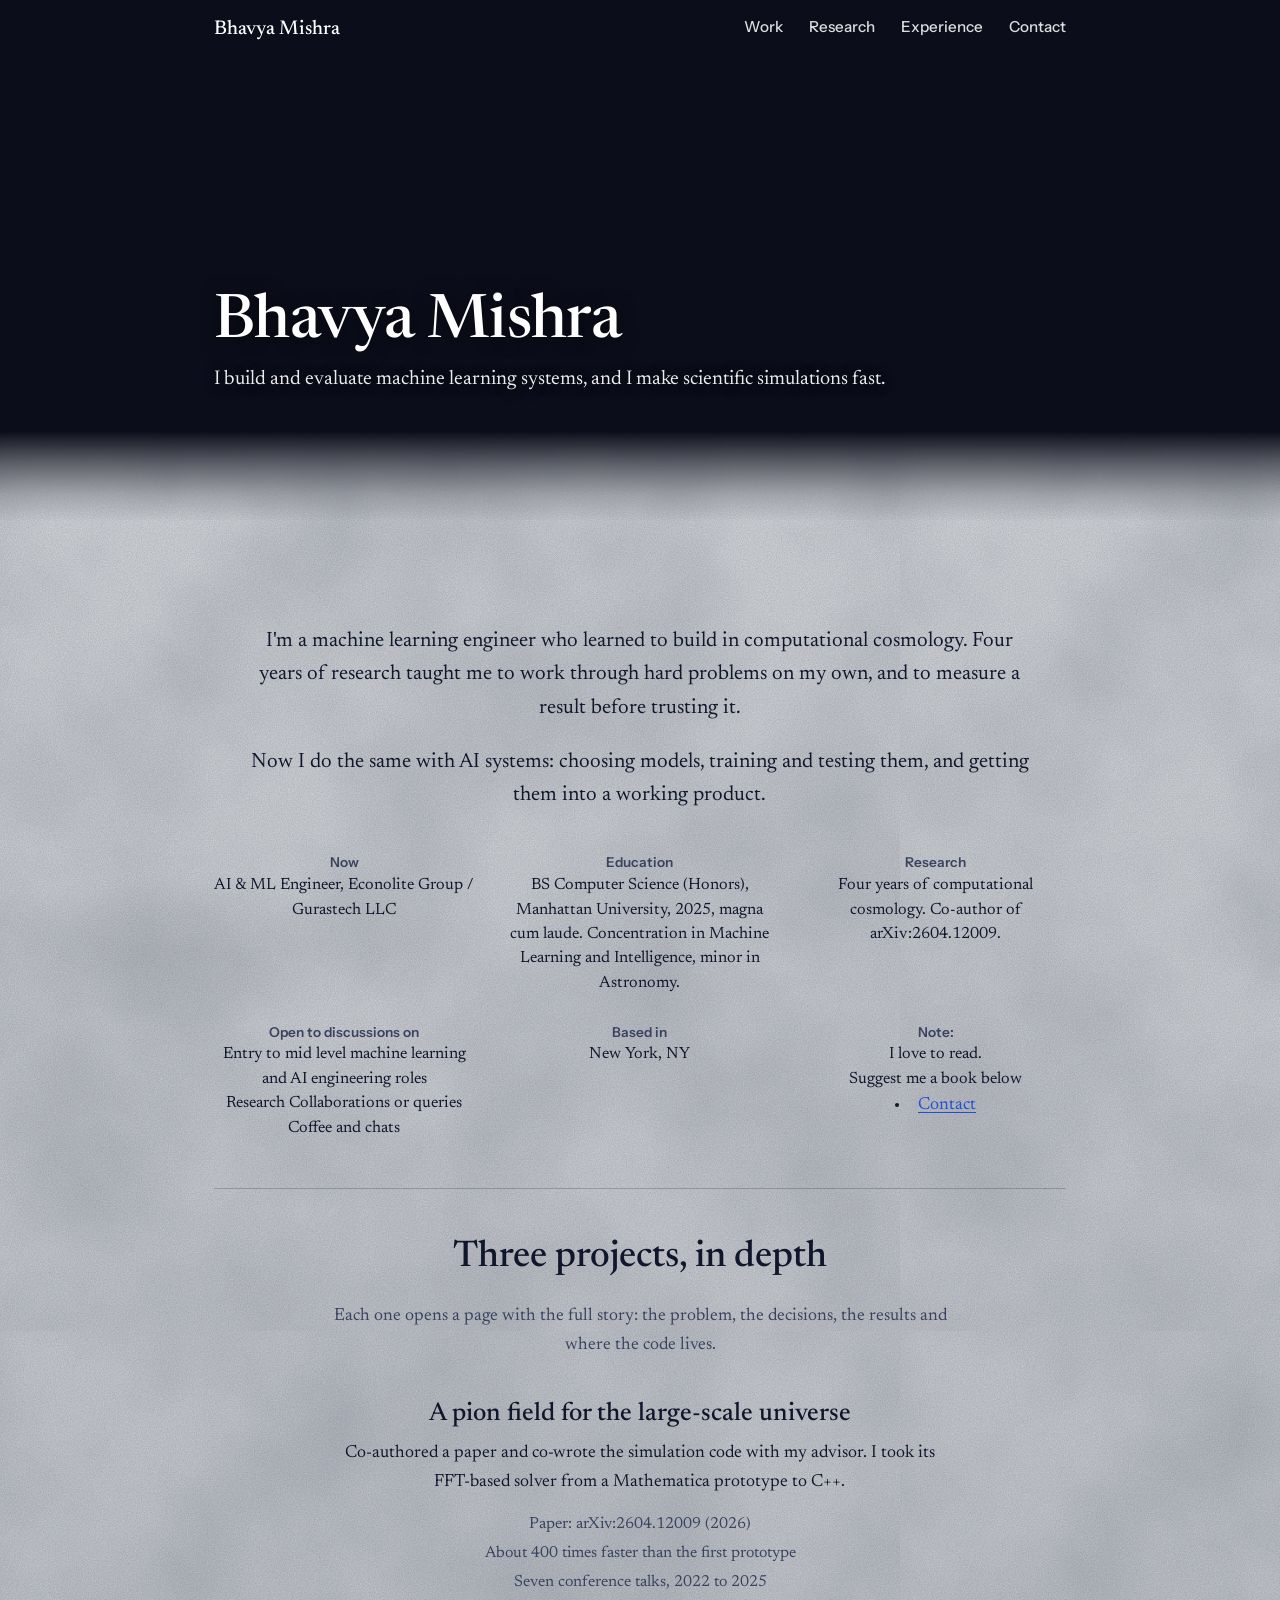
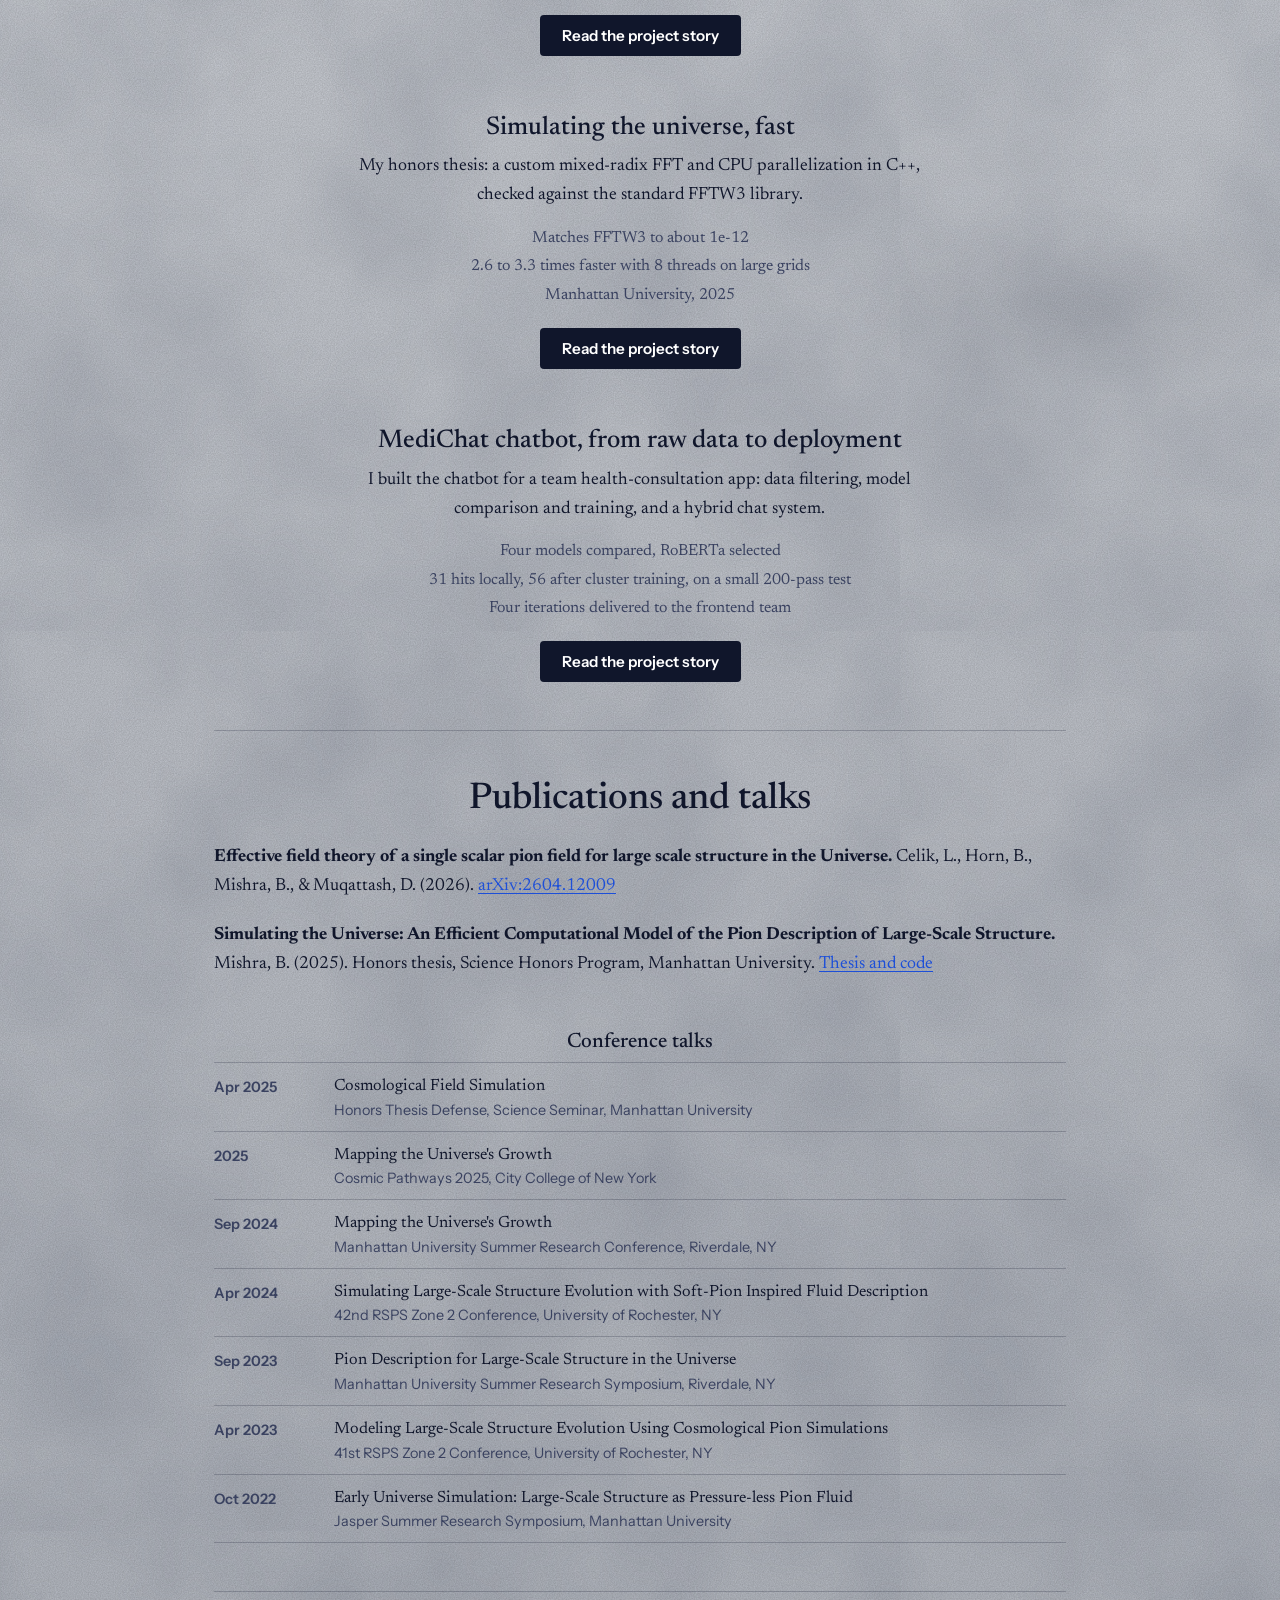
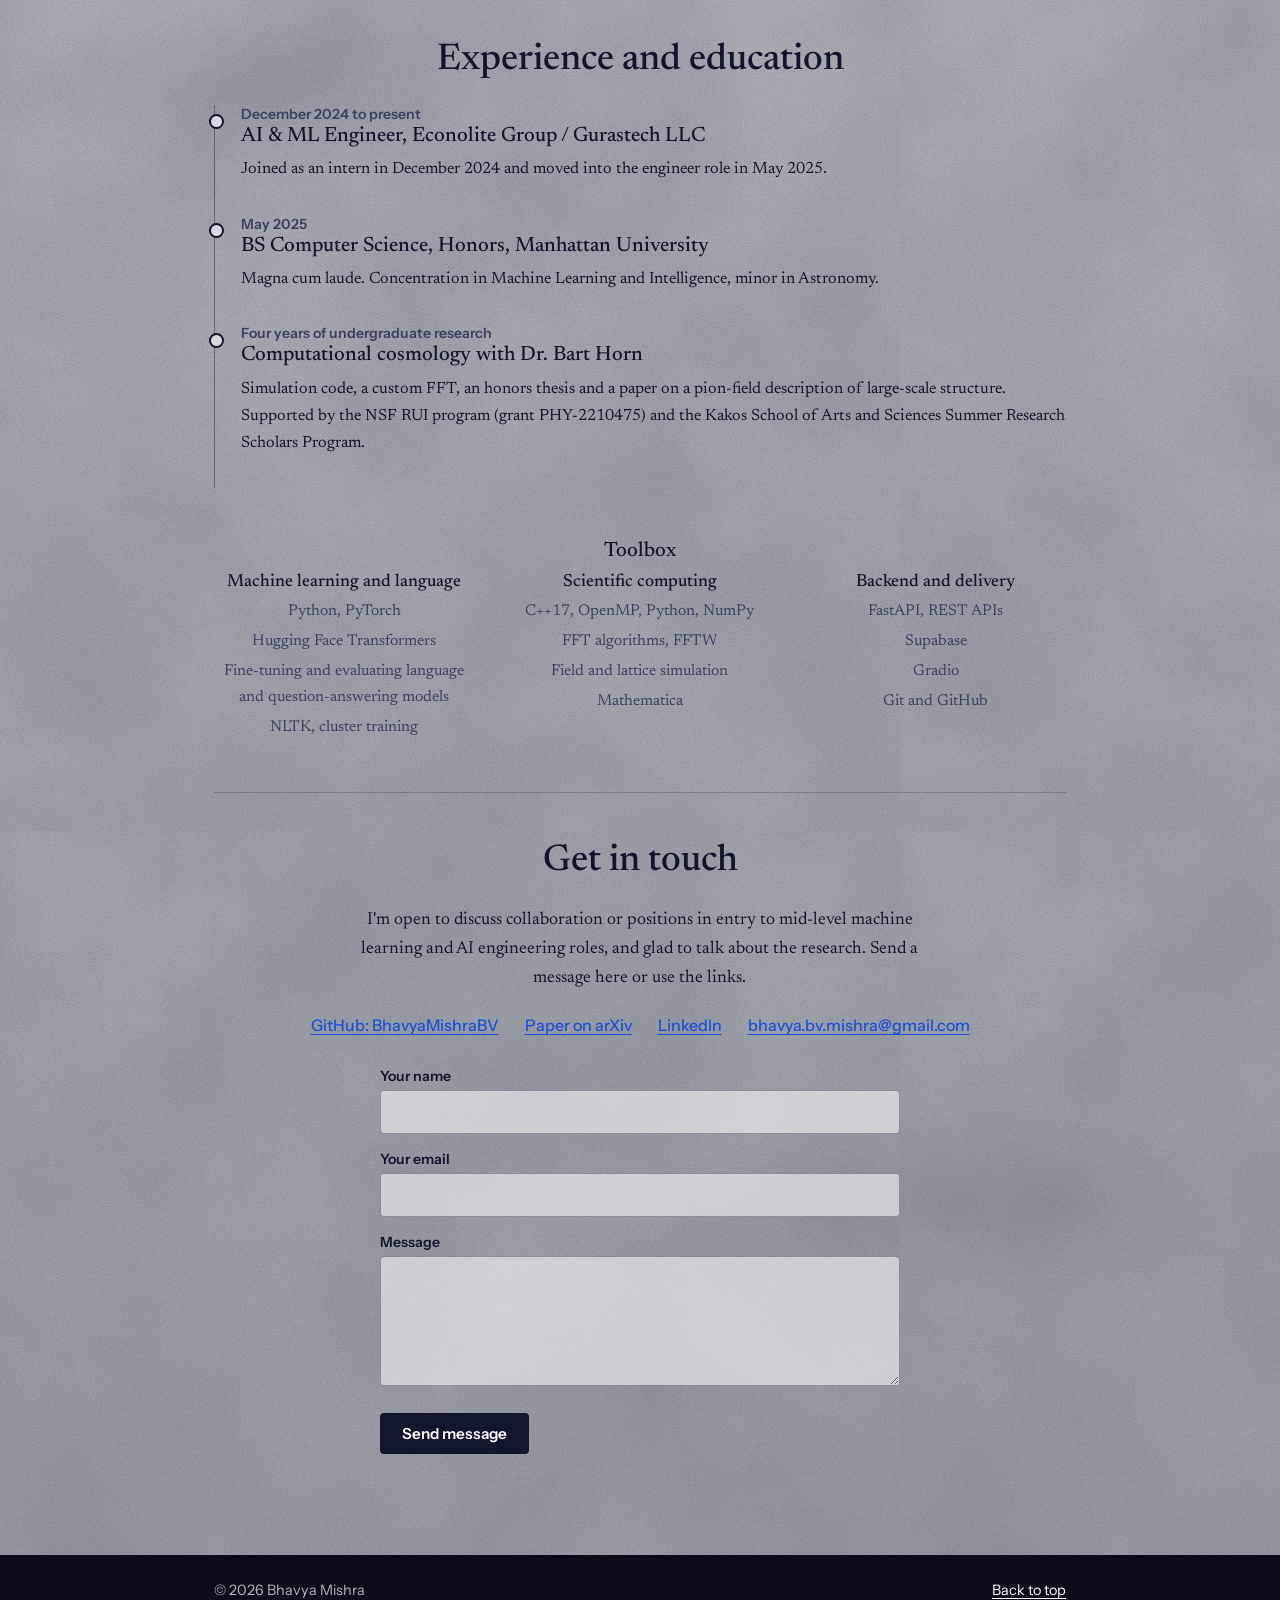
<file: index.html>
<!DOCTYPE html>
<html lang="en">
<head>
  <meta charset="UTF-8">
  <meta name="viewport" content="width=device-width, initial-scale=1">
  <title>Bhavya Mishra | Machine learning engineer and computational researcher</title>
  <meta name="description" content="Portfolio of Bhavya Mishra: machine learning systems, scientific simulation and published research in computational cosmology.">
  <meta name="theme-color" content="#0b0d1a">
  <link rel="preconnect" href="https://fonts.googleapis.com">
  <link rel="preconnect" href="https://fonts.gstatic.com" crossorigin>
  <link rel="stylesheet" href="https://fonts.googleapis.com/css2?family=Instrument+Sans:wght@400;500;600&family=Newsreader:ital,opsz,wght@0,6..72,300..600;1,6..72,300..500&display=swap">
  <link rel="stylesheet" href="assets/css/landing.css">
</head>
<body>
  <a class="skip" href="#main">Skip to content</a>

  <header class="nav">
    <div class="nav-inner">
      <a class="wordmark" href="#top">Bhavya Mishra</a>
      <button class="nav-toggle" aria-expanded="false" aria-controls="nav-links">Menu</button>
      <ul class="nav-links" id="nav-links">
        <li><a href="#work">Work</a></li>
        <li><a href="#research">Research</a></li>
        <li><a href="#experience">Experience</a></li>
        <li><a href="#contact">Contact</a></li>
      </ul>
    </div>
  </header>

  <!-- Hero: video at media/logovid.mp4 -->
  <section class="hero" id="top">
    <div class="media">
      <video autoplay muted loop playsinline preload="metadata" aria-hidden="true">
        <source src="media/logoVid.mp4" type="video/mp4">
      </video>
    </div>
    <div class="hero-shade"></div>
    <div class="hero-copy">
      <h1>Bhavya Mishra</h1>
      <p>I build and evaluate machine learning systems, and I make scientific simulations fast.</p>
    </div>
  </section>
  <div class="hero-transition" aria-hidden="true"></div>

  <div class="surface">
    <main class="content" id="main">

      <!-- Intro -->
      <section class="section">
        <div class="statement">
          <p>I'm a machine learning engineer who learned to build in computational cosmology. Four years of research taught me to work through hard problems on my own, and to measure a result before trusting it.</p>
          <p>Now I do the same with AI systems: choosing models, training and testing them, and getting them into a working product.</p>
        </div>
        <dl class="facts">
          <div><dt>Now</dt><dd>AI &amp; ML Engineer, Econolite Group / Gurastech LLC</dd></div>
          <div><dt>Education</dt><dd>BS Computer Science (Honors), Manhattan University, 2025, magna cum laude. Concentration in Machine Learning and Intelligence, minor in Astronomy.</dd></div>
          <div><dt>Research</dt><dd>Four years of computational cosmology. Co-author of arXiv:2604.12009.</dd></div>
          <div><dt>Open to discussions on</dt><dd>Entry to mid level machine learning and AI engineering roles</dd><dd>Research Collaborations or queries</dd><dd>Coffee and chats</dd></div>
          <div><dt>Based in</dt><dd>New York, NY</dd></div>
          <div><dt>Note:</dt><dd>I love to read.</dd><dd>Suggest me a book below</dd><li><a href="#contact">Contact</a></li> </dd></div>
        </dl>
      </section>

      <!-- Featured work -->
      <section class="section" id="work">
        <h2>Three projects, in depth</h2>
        <p class="section-note">Each one opens a page with the full story: the problem, the decisions, the results and where the code lives.</p>

        <article class="project">
          <h3>A pion field for the large-scale universe</h3>
          <p>Co-authored a paper and co-wrote the simulation code with my advisor. I took its FFT-based solver from a Mathematica prototype to C++.</p>
          <ul>
            <li>Paper: arXiv:2604.12009 (2026)</li>
            <li>About 400 times faster than the first prototype</li>
            <li>Seven conference talks, 2022 to 2025</li>
          </ul>
          <a class="btn" href="projects/pion-research.html">Read the project story</a>
        </article>

        <article class="project">
          <h3>Simulating the universe, fast</h3>
          <p>My honors thesis: a custom mixed-radix FFT and CPU parallelization in C++, checked against the standard FFTW3 library.</p>
          <ul>
            <li>Matches FFTW3 to about 1e-12</li>
            <li>2.6 to 3.3 times faster with 8 threads on large grids</li>
            <li>Manhattan University, 2025</li>
          </ul>
          <a class="btn" href="projects/honors-thesis.html">Read the project story</a>
        </article>

        <article class="project">
          <h3>MediChat chatbot, from raw data to deployment</h3>
          <p>I built the chatbot for a team health-consultation app: data filtering, model comparison and training, and a hybrid chat system.</p>
          <ul>
            <li>Four models compared, RoBERTa selected</li>
            <li>31 hits locally, 56 after cluster training, on a small 200-pass test</li>
            <li>Four iterations delivered to the frontend team</li>
          </ul>
          <a class="btn" href="projects/medichat-chatbot.html">Read the project story</a>
        </article>
      </section>

      <!-- Research output -->
      <section class="section" id="research">
        <h2>Publications and talks</h2>
        <ul class="refs">
          <li><strong>Effective field theory of a single scalar pion field for large scale structure in the Universe.</strong> Celik, L., Horn, B., Mishra, B., &amp; Muqattash, D. (2026). <a href="https://arxiv.org/abs/2604.12009">arXiv:2604.12009</a></li>
          <li><strong>Simulating the Universe: An Efficient Computational Model of the Pion Description of Large-Scale Structure.</strong> Mishra, B. (2025). Honors thesis, Science Honors Program, Manhattan University. <a href="https://github.com/BhavyaMishraBV/Honors_Thesis_2025">Thesis and code</a></li>
        </ul>

        <h3 class="sub">Conference talks</h3>
        <ul class="talks">
          <li class="talk"><time datetime="2025-04">Apr 2025</time><div>Cosmological Field Simulation<span>Honors Thesis Defense, Science Seminar, Manhattan University</span></div></li>
          <li class="talk"><time datetime="2025">2025</time><div>Mapping the Universe's Growth<span>Cosmic Pathways 2025, City College of New York</span></div></li>
          <li class="talk"><time datetime="2024-09">Sep 2024</time><div>Mapping the Universe's Growth<span>Manhattan University Summer Research Conference, Riverdale, NY</span></div></li>
          <li class="talk"><time datetime="2024-04">Apr 2024</time><div>Simulating Large-Scale Structure Evolution with Soft-Pion Inspired Fluid Description<span>42nd RSPS Zone 2 Conference, University of Rochester, NY</span></div></li>
          <li class="talk"><time datetime="2023-09">Sep 2023</time><div>Pion Description for Large-Scale Structure in the Universe<span>Manhattan University Summer Research Symposium, Riverdale, NY</span></div></li>
          <li class="talk"><time datetime="2023-04">Apr 2023</time><div>Modeling Large-Scale Structure Evolution Using Cosmological Pion Simulations<span>41st RSPS Zone 2 Conference, University of Rochester, NY</span></div></li>
          <li class="talk"><time datetime="2022-10">Oct 2022</time><div>Early Universe Simulation: Large-Scale Structure as Pressure-less Pion Fluid<span>Jasper Summer Research Symposium, Manhattan University</span></div></li>
        </ul>
      </section>

      <!-- Experience -->
      <section class="section" id="experience">
        <h2>Experience and education</h2>
        <ol class="timeline">
          <li>
            <div class="when">December 2024 to present</div>
            <h3>AI &amp; ML Engineer, Econolite Group / Gurastech LLC</h3>
            <!-- TODO: add one or two lines about work you can describe publicly -->
            <p>Joined as an intern in December 2024 and moved into the engineer role in May 2025.</p>
          </li>
          <li>
            <div class="when">May 2025</div>
            <h3>BS Computer Science, Honors, Manhattan University</h3>
            <p>Magna cum laude. Concentration in Machine Learning and Intelligence, minor in Astronomy.</p>
          </li>
          <li>
            <div class="when">Four years of undergraduate research</div>
            <h3>Computational cosmology with Dr. Bart Horn</h3>
            <p>Simulation code, a custom FFT, an honors thesis and a paper on a pion-field description of large-scale structure. Supported by the NSF RUI program (grant PHY-2210475) and the Kakos School of Arts and Sciences Summer Research Scholars Program.</p>
          </li>
        </ol>

        <h3 class="sub">Toolbox</h3>
        <div class="toolbox">
          <div><h3>Machine learning and language</h3><ul><li>Python, PyTorch</li><li>Hugging Face Transformers</li><li>Fine-tuning and evaluating language and question-answering models</li><li>NLTK, cluster training</li></ul></div>
          <div><h3>Scientific computing</h3><ul><li>C++17, OpenMP, Python, NumPy</li><li>FFT algorithms, FFTW</li><li>Field and lattice simulation</li><li>Mathematica</li></ul></div>
          <div><h3>Backend and delivery</h3><ul><li>FastAPI, REST APIs</li><li>Supabase</li><li>Gradio</li><li>Git and GitHub</li></ul></div>
        </div>
      </section>

      <!-- Contact -->
      <section class="section contact" id="contact">
        <h2>Get in touch</h2>
        <p>I'm open to discuss collaboration or positions in entry to mid-level machine learning and AI engineering roles, and glad to talk about the research. Send a message here or use the links.</p>
        <ul class="links">
          <li><a href="https://github.com/BhavyaMishraBV">GitHub: BhavyaMishraBV</a></li>
          <li><a href="https://arxiv.org/abs/2604.12009">Paper on arXiv</a></li>
           
          <li><a href="https://www.linkedin.com/in/bhavya2004">LinkedIn</a></li>
          <!-- TODO: replace with your email -->
          <li><a href="mailto:bhavya.bv.mishra@gmail.com">bhavya.bv.mishra@gmail.com</a></li>
        </ul>
        <form class="form" id="contact-form" action="https://api.web3forms.com/submit" method="POST" novalidate>
          <input type="hidden" name="access_key" value="3fe44dd5-131c-411b-b55f-48c24f8171cd">
          <input type="hidden" name="subject" value="New message from bhavyamishra.dev">
          <input type="hidden" name="from_name" value="bhavyamishra.dev contact form">
          <input type="checkbox" name="botcheck" style="display:none" tabindex="-1" autocomplete="off">
          <div class="field"><label for="name">Your name</label><input id="name" name="name" type="text" autocomplete="name" required></div>
          <div class="field"><label for="email">Your email</label><input id="email" name="email" type="email" autocomplete="email" required></div>
          <div class="field"><label for="message">Message</label><textarea id="message" name="message" required></textarea></div>
          <div class="hp" aria-hidden="true"><label for="company">Leave this field empty</label><input id="company" name="company" type="text" tabindex="-1" autocomplete="off"></div>
          <div><button class="btn" type="submit">Send message</button></div>
          <p class="status" role="status" aria-live="polite"></p>
        </form>
      </section>
    </main>
  </div>

  <footer class="footer">
    <div class="wrap">
      <span>&copy; <span id="year">2026</span> Bhavya Mishra</span>
      <span><a href="#top">Back to top</a></span>
    </div>
  </footer>

  <script src="assets/js/site.js"></script>
</body>
</html>
</file>
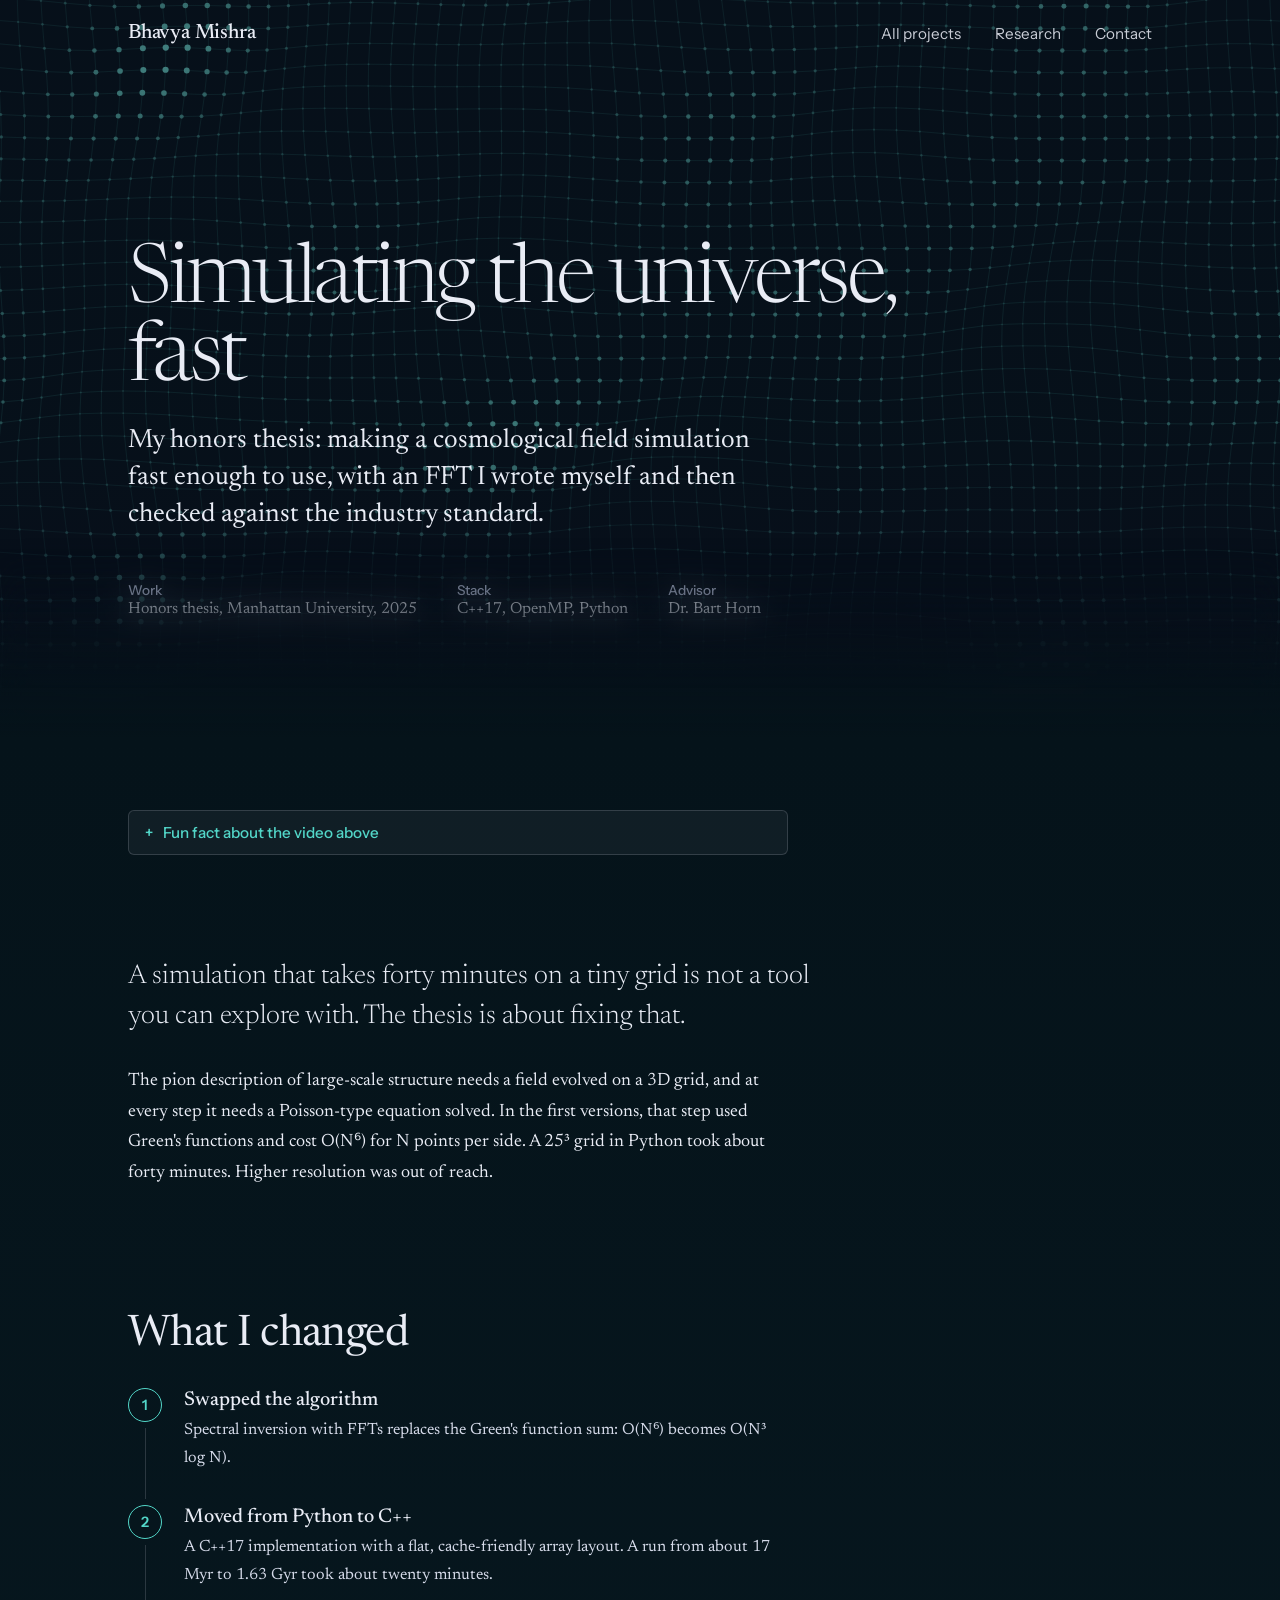
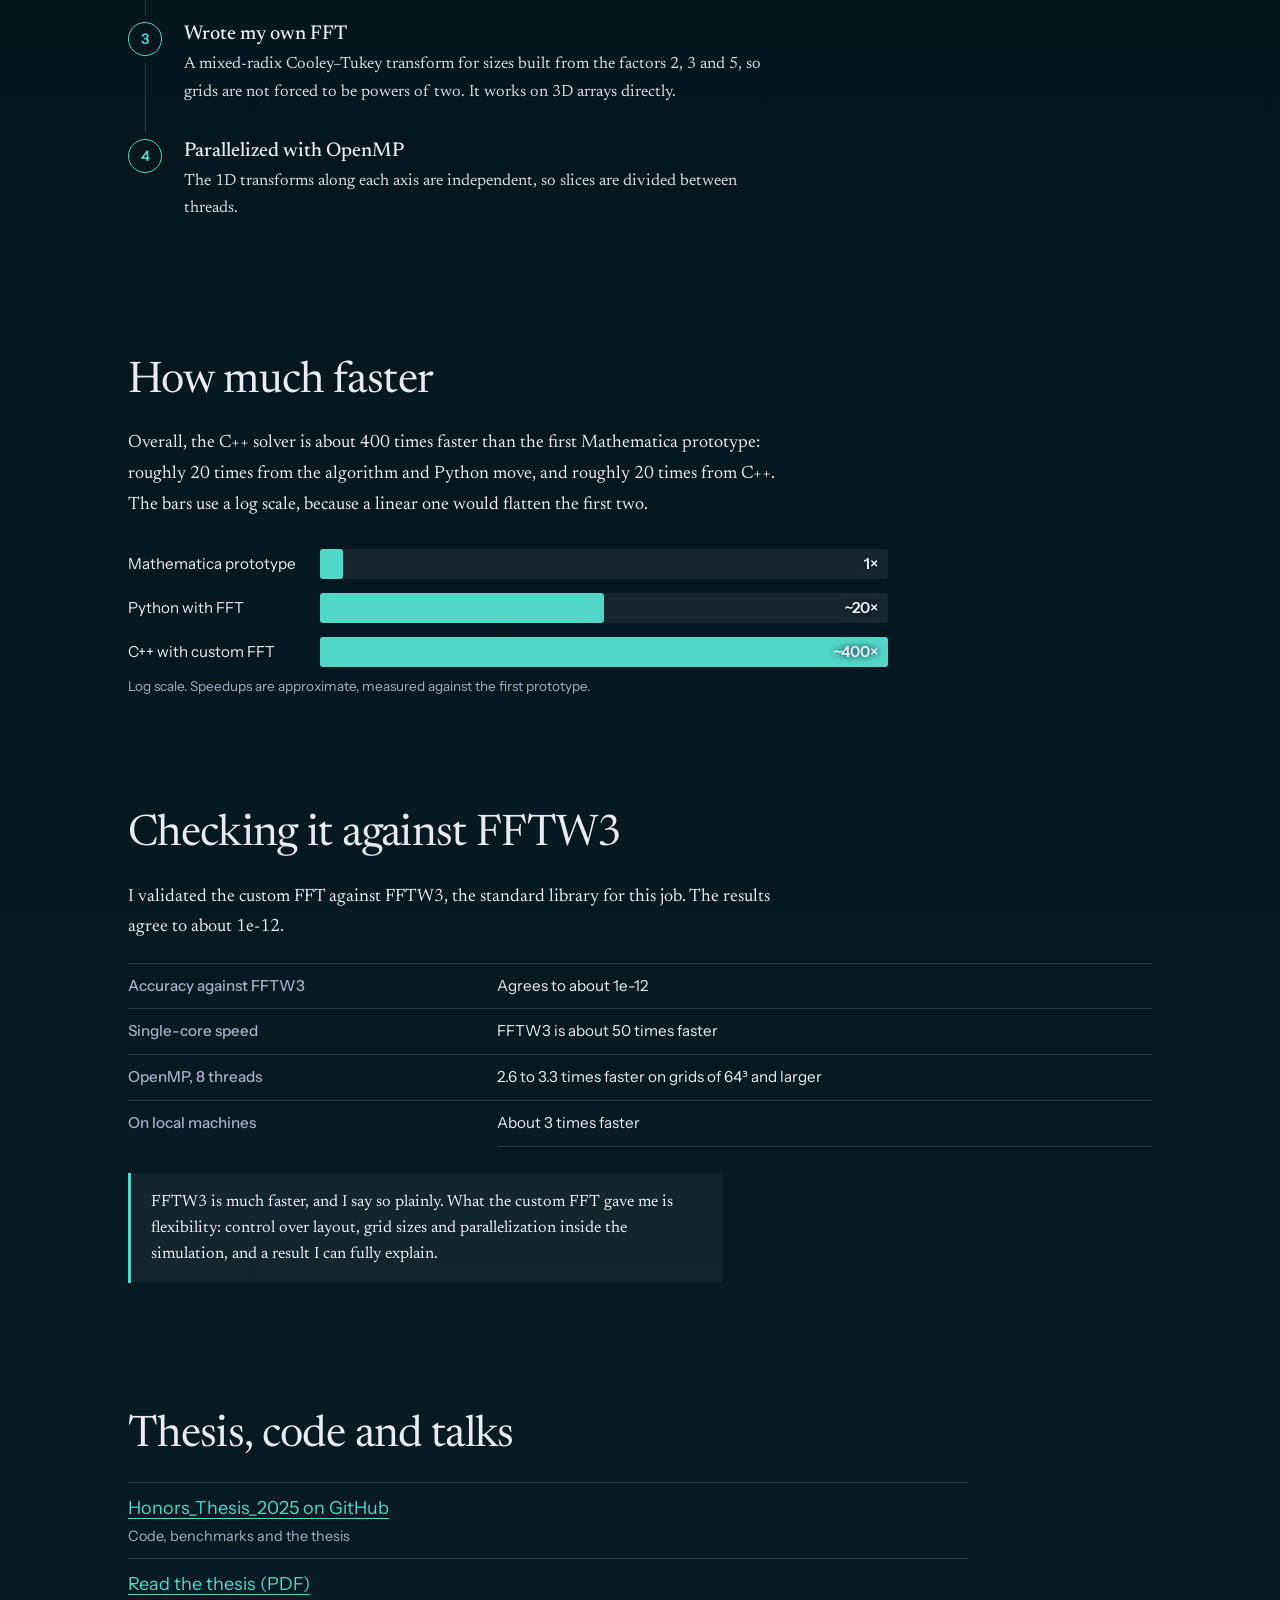
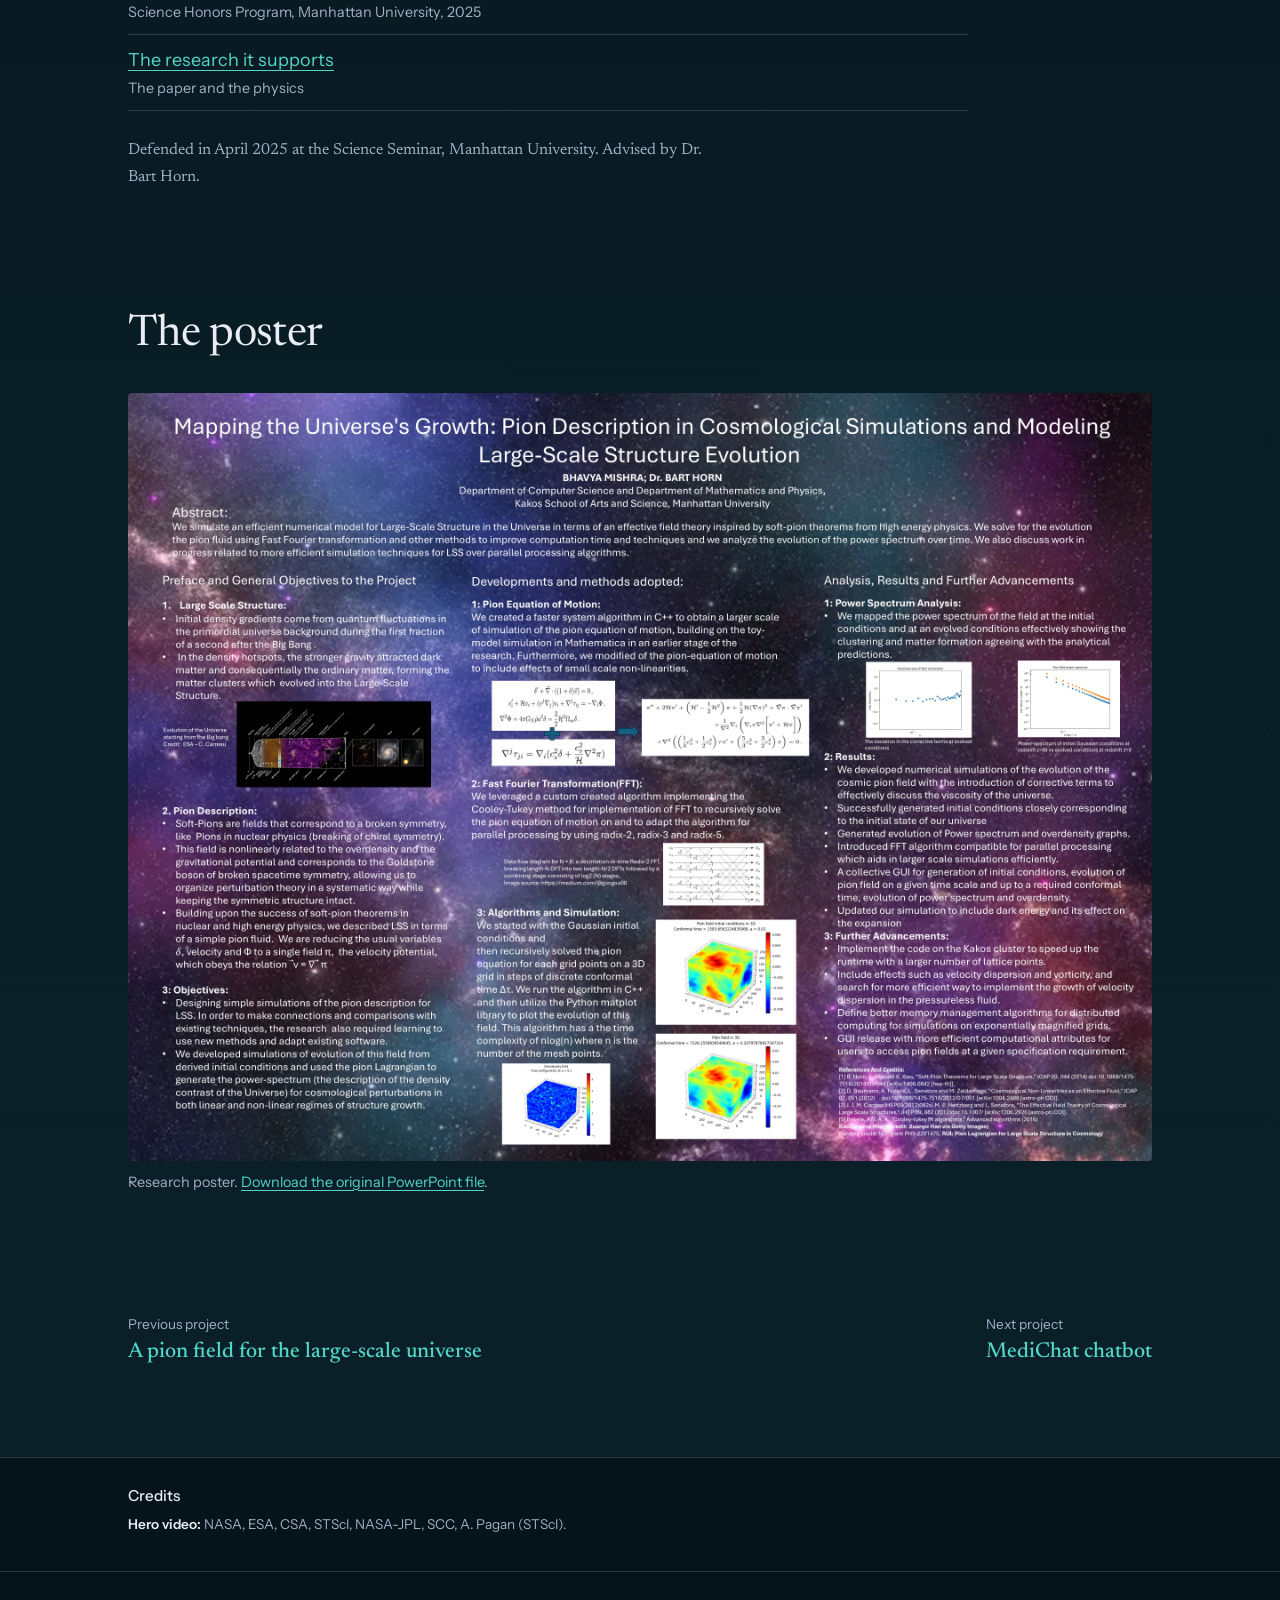
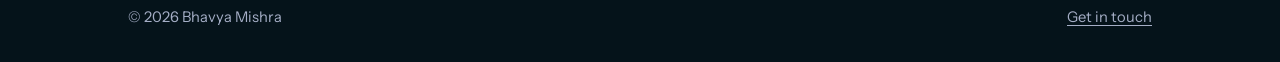
<file: projects/honors-thesis.html>
<!DOCTYPE html>
<html lang="en">
<head>
  <meta charset="UTF-8">
  <meta name="viewport" content="width=device-width, initial-scale=1">
  <title>Simulating the universe, fast | Bhavya Mishra</title>
  <meta name="description" content="Honors thesis: a custom mixed-radix FFT and CPU parallelization in C++ for a cosmological field simulation, validated against FFTW3.">
  <meta name="theme-color" content="#05131a">
  <link rel="preconnect" href="https://fonts.googleapis.com">
  <link rel="preconnect" href="https://fonts.gstatic.com" crossorigin>
  <link rel="stylesheet" href="https://fonts.googleapis.com/css2?family=Instrument+Sans:wght@400;500;600&family=Newsreader:ital,opsz,wght@0,6..72,300..600;1,6..72,300..500&display=swap">
  <link rel="stylesheet" href="../assets/css/site.css">
  <link rel="stylesheet" href="../assets/css/project-extras.css">
</head>
<body data-theme="thesis">
  <a class="skip" href="#main">Skip to content</a>

  <header class="nav">
    <div class="wrap nav-inner">
      <a class="wordmark" href="../index.html">Bhavya Mishra</a>
      <button class="nav-toggle" aria-expanded="false" aria-controls="nav-links">Menu</button>
      <ul class="nav-links" id="nav-links">
        <li><a href="../index.html#work">All projects</a></li>
        <li><a href="../index.html#research">Research</a></li>
        <li><a href="../index.html#contact">Contact</a></li>
      </ul>
    </div>
  </header>

  <!-- Hero: drop your own clip at media/hero_honors.mp4 and it replaces the animated scene -->
  <section class="hero hero--project">
    <div class="media">
      <canvas data-scene="thesis" aria-hidden="true"></canvas>
      <video autoplay muted loop playsinline preload="metadata" aria-hidden="true">
        <source src="../media/hero_honors.mp4" type="video/mp4">
      </video>
    </div>
    <div class="hero-shade"></div>
    <div class="wrap hero-copy">
      <h1 class="display display--page">Simulating the universe, fast</h1>
      <p class="hero-line hero-line--page">My honors thesis: making a cosmological field simulation fast enough to use, with an FFT I wrote myself and then checked against the industry standard.</p>
      <dl class="meta">
        <div><dt>Work</dt><dd>Honors thesis, Manhattan University, 2025</dd></div>
        <div><dt>Stack</dt><dd>C++17, OpenMP, Python</dd></div>
        <div><dt>Advisor</dt><dd>Dr. Bart Horn</dd></div>
      </dl>
    </div>
  </section>
  <div class="hero-blend" aria-hidden="true"></div>

  <main class="page-body page-body--plain" id="main">
    <div class="wrap">
      <div class="story">
        <details class="funfact">
          <summary>Fun fact about the video above</summary>
          <p>This simulation (see credits below) compares images of the Helix Nebula from three observatories: Hubble’s image in visible light, Spitzer’s infrared view, and Webb’s high-resolution near-infrared look.</p>
        </details>


        <section>
          <p class="lead">A simulation that takes forty minutes on a tiny grid is not a tool you can explore with. The thesis is about fixing that.</p>
          <p>The pion description of large-scale structure needs a field evolved on a 3D grid, and at every step it needs a Poisson-type equation solved. In the first versions, that step used Green's functions and cost O(N⁶) for N points per side. A 25³ grid in Python took about forty minutes. Higher resolution was out of reach.</p>
        </section>

        <section>
          <h2>What I changed</h2>
          <ol class="steps">
            <li><h3>Swapped the algorithm</h3><p>Spectral inversion with FFTs replaces the Green's function sum: O(N⁶) becomes O(N³ log N).</p></li>
            <li><h3>Moved from Python to C++</h3><p>A C++17 implementation with a flat, cache-friendly array layout. A run from about 17 Myr to 1.63 Gyr took about twenty minutes.</p></li>
            <li><h3>Wrote my own FFT</h3><p>A mixed-radix Cooley–Tukey transform for sizes built from the factors 2, 3 and 5, so grids are not forced to be powers of two. It works on 3D arrays directly.</p></li>
            <li><h3>Parallelized with OpenMP</h3><p>The 1D transforms along each axis are independent, so slices are divided between threads.</p></li>
          </ol>
        </section>

        <section>
          <h2>How much faster</h2>
          <p>Overall, the C++ solver is about 400 times faster than the first Mathematica prototype: roughly 20 times from the algorithm and Python move, and roughly 20 times from C++. The bars use a log scale, because a linear one would flatten the first two.</p>
          <div class="bars" role="img" aria-label="Speedup on a log scale: 1 times for the Mathematica prototype, about 20 times for Python, about 400 times for C++.">
            <div class="bar"><span>Mathematica prototype</span><div class="bar-track"><div class="bar-fill" style="--w:4%"></div><span class="bar-val">1×</span></div></div>
            <div class="bar"><span>Python with FFT</span><div class="bar-track"><div class="bar-fill" style="--w:50%"></div><span class="bar-val">~20×</span></div></div>
            <div class="bar"><span>C++ with custom FFT</span><div class="bar-track"><div class="bar-fill" style="--w:100%"></div><span class="bar-val">~400×</span></div></div>
          </div>
          <p class="bar-note">Log scale. Speedups are approximate, measured against the first prototype.</p>
        </section>

        <section>
          <h2>Checking it against FFTW3</h2>
          <p>I validated the custom FFT against FFTW3, the standard library for this job. The results agree to about 1e-12.</p>
          <table class="data">
            <tbody>
              <tr><th>Accuracy against FFTW3</th><td>Agrees to about 1e-12</td></tr>
              <tr><th>Single-core speed</th><td>FFTW3 is about 50 times faster</td></tr>
              <tr><th>OpenMP, 8 threads</th><td>2.6 to 3.3 times faster on grids of 64³ and larger</td></tr>
              <tr><th>On local machines</th><td>About 3 times faster</td></tr>
            </tbody>
          </table>
          <div class="callout"><p>FFTW3 is much faster, and I say so plainly. What the custom FFT gave me is flexibility: control over layout, grid sizes and parallelization inside the simulation, and a result I can fully explain.</p></div>
        </section>

        <section>
          <h2>Thesis, code and talks</h2>
          <ul class="linklist">
            <li><a href="https://github.com/BhavyaMishraBV/Honors_Thesis_2025">Honors_Thesis_2025 on GitHub</a><span>Code, benchmarks and the thesis</span></li>
            <li><a href="https://github.com/BhavyaMishraBV/Honors_Thesis_2025/blob/main/Thesis/Mishra_Honors_Thesis_2025.pdf">Read the thesis (PDF)</a><span>Science Honors Program, Manhattan University, 2025</span></li>
            <li><a href="pion-research.html">The research it supports</a><span>The paper and the physics</span></li>
          </ul>
          <p style="margin-top:1.6em; font-size:1rem; color:var(--muted)">Defended in April 2025 at the Science Seminar, Manhattan University. Advised by Dr. Bart Horn.</p>
        </section>

        <section>
          <h2>The poster</h2>
          <figure class="figure">
            <img src="../media/posterRepresentation.jpg" alt="Research poster for the honors thesis" loading="lazy">
            <figcaption>Research poster. <a href="../media/poster.pptx">Download the original PowerPoint file</a>.</figcaption>
          </figure>
        </section>

        <nav class="pager" aria-label="Project navigation">
          <a href="pion-research.html"><small>Previous project</small><strong>A pion field for the large-scale universe</strong></a>
          <a href="medichat-chatbot.html"><small>Next project</small><strong>MediChat chatbot</strong></a>
        </nav>

      </div>
    </div>
  </main>

  <aside class="credits">
    <div class="wrap">
      <h2>Credits</h2>
      <p><strong>Hero video:</strong> NASA, ESA, CSA, STScI, NASA-JPL, SCC, A. Pagan (STScI).</p>
    </div>
  </aside>

  <footer class="footer">
    <div class="wrap">
      <span>&copy; <span id="year">2026</span> Bhavya Mishra</span>
      <span><a href="../index.html#contact">Get in touch</a></span>
    </div>
  </footer>

  <script src="../assets/js/scenes.js"></script>
  <script src="../assets/js/site.js"></script>
</body>
</html>
</file>
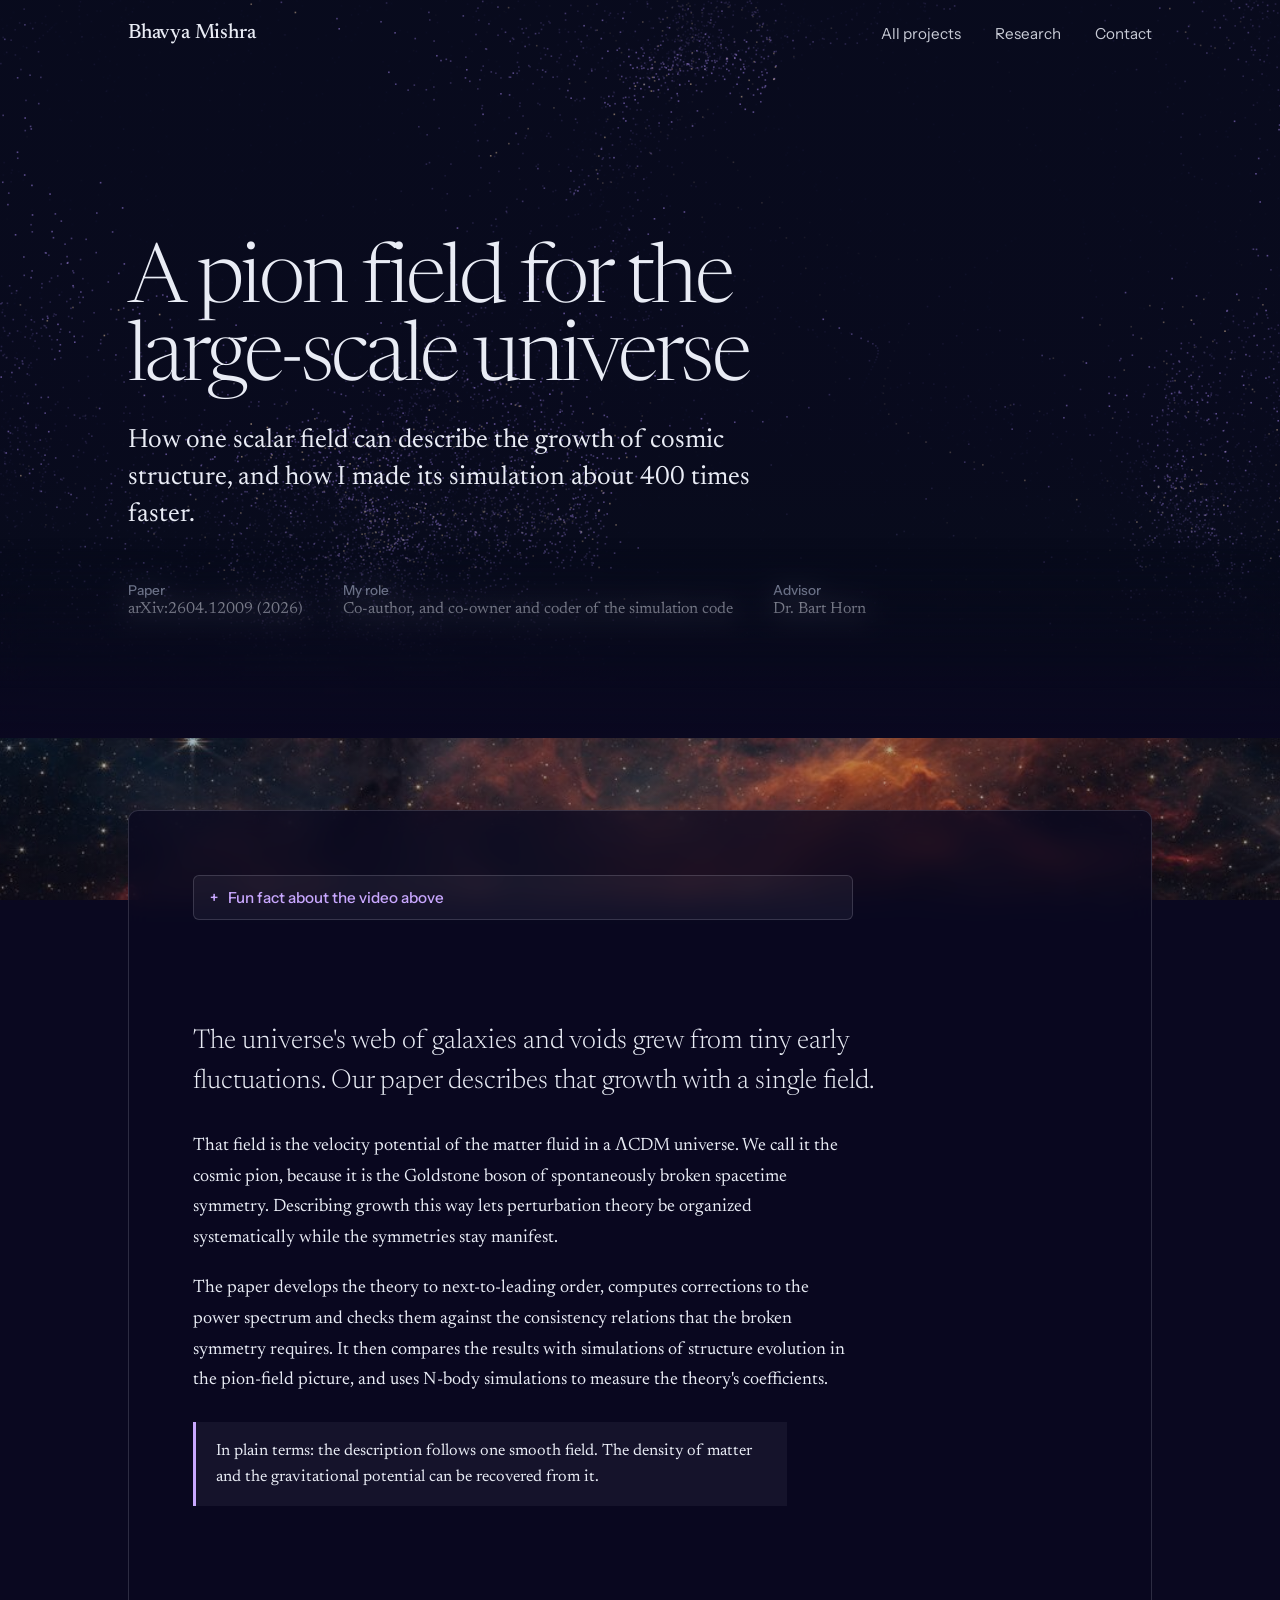
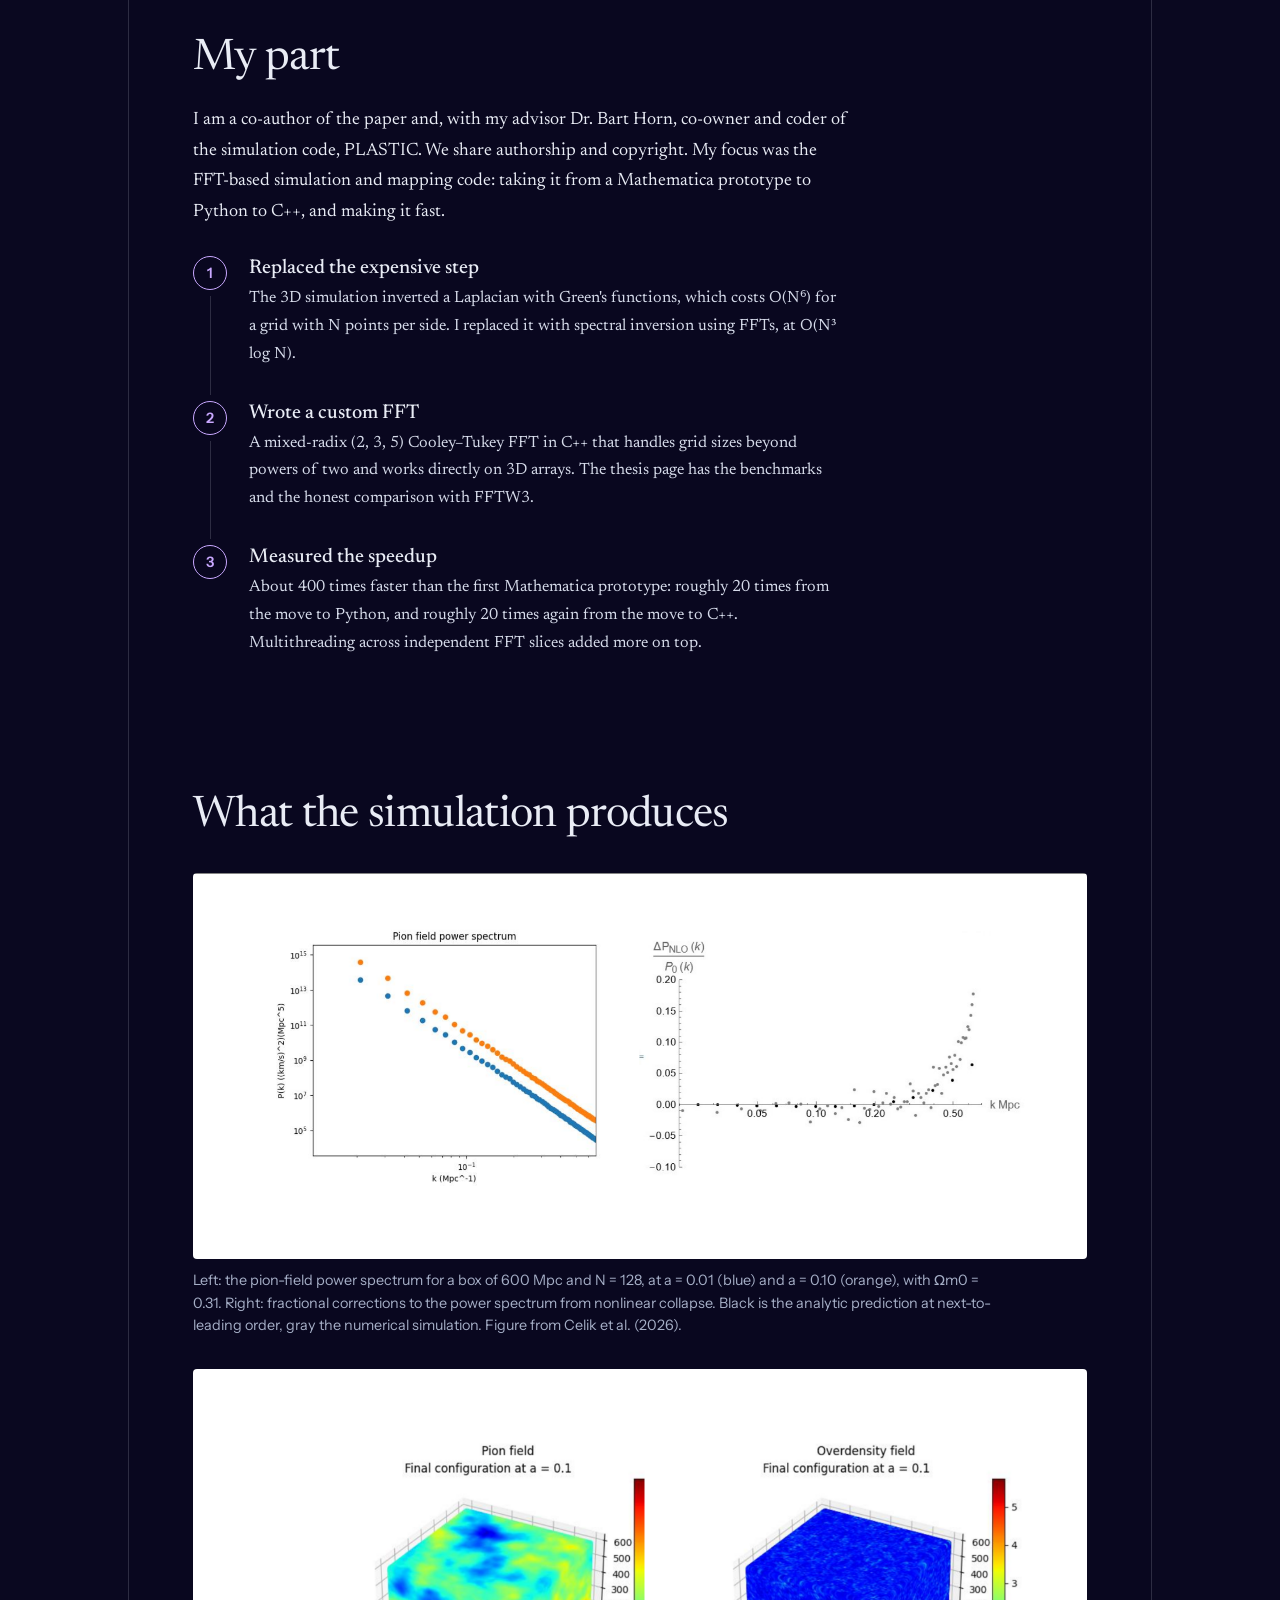
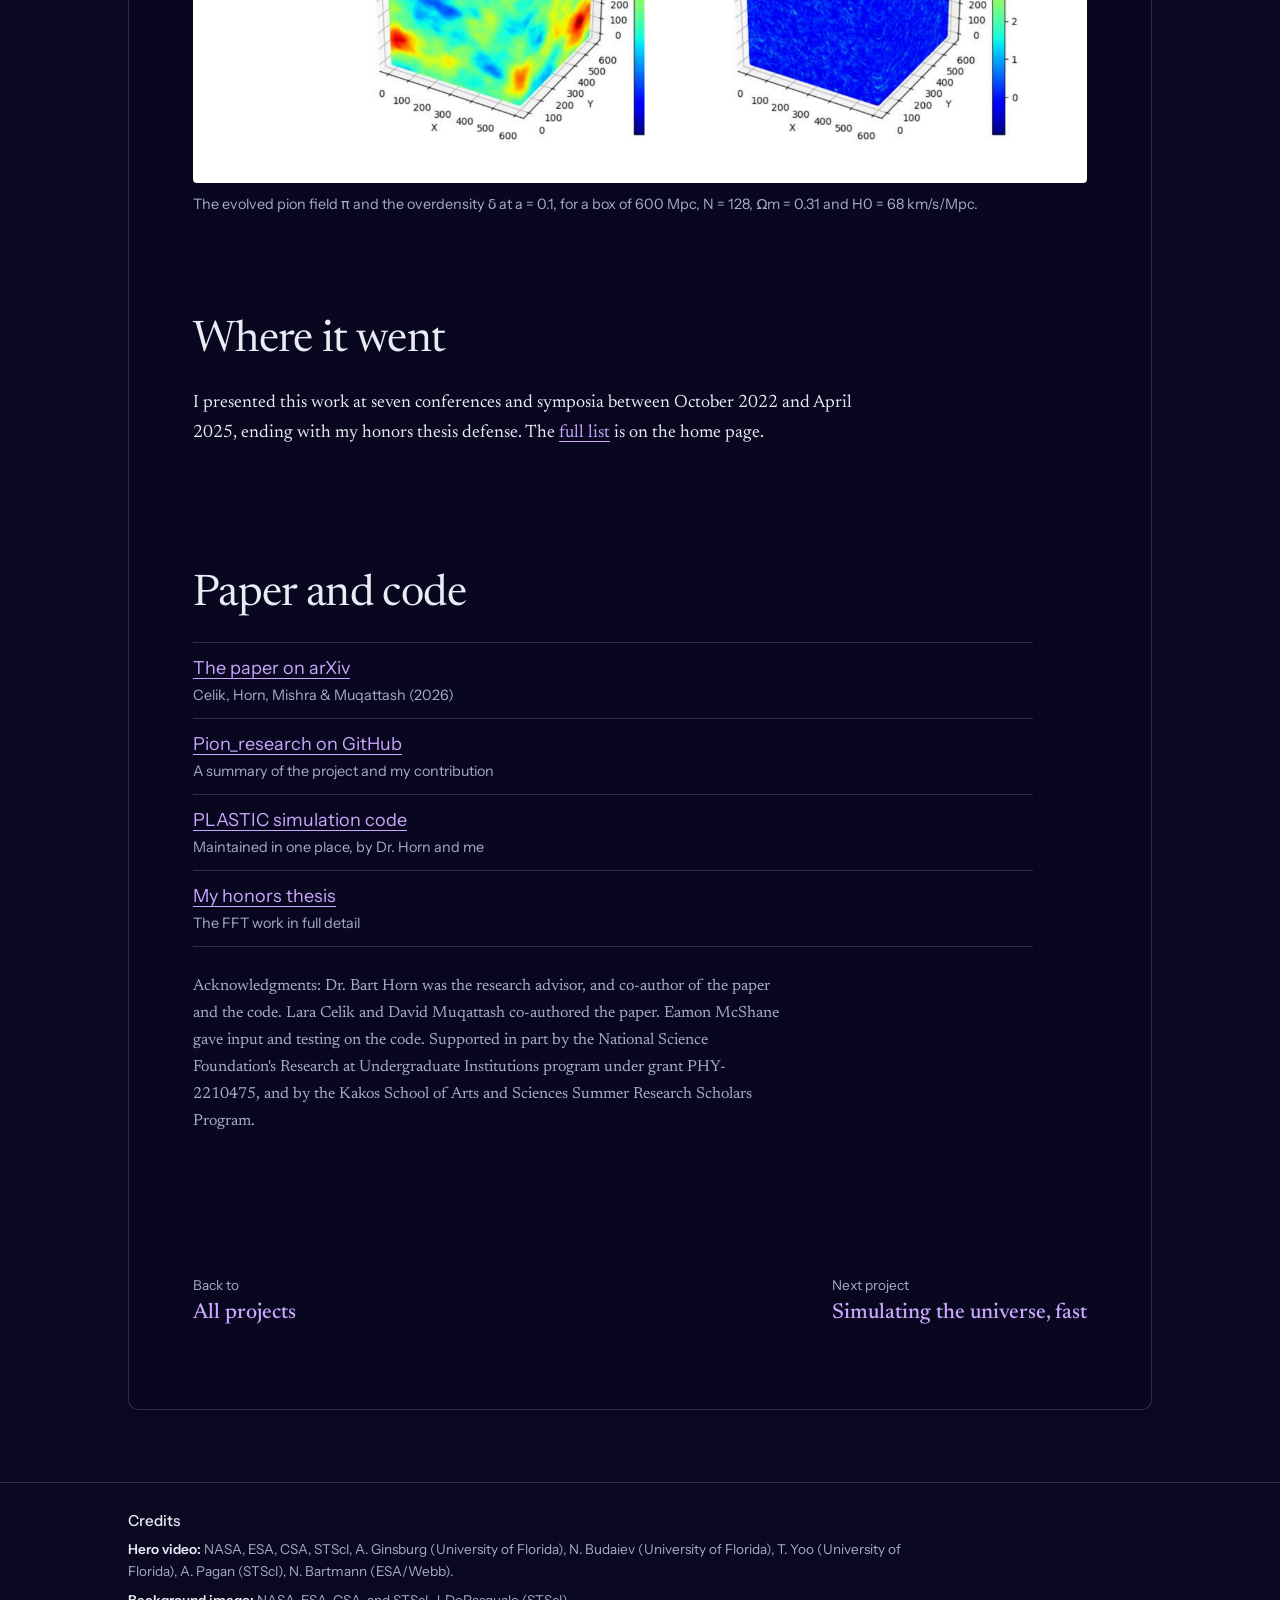
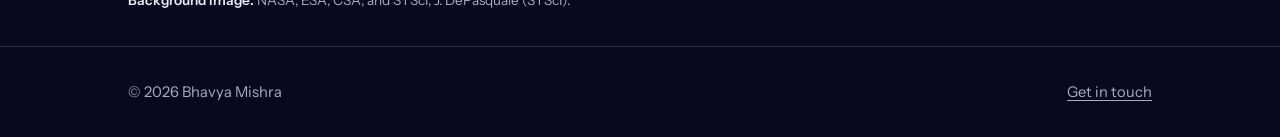
<file: projects/pion-research.html>
<!DOCTYPE html>
<html lang="en">
<head>
  <meta charset="UTF-8">
  <meta name="viewport" content="width=device-width, initial-scale=1">
  <title>A pion field for the large-scale universe | Bhavya Mishra</title>
  <meta name="description" content="Co-authored paper and simulation code on an effective field theory of a single scalar pion field for large-scale structure.">
  <meta name="theme-color" content="#0a0820">
  <link rel="preconnect" href="https://fonts.googleapis.com">
  <link rel="preconnect" href="https://fonts.gstatic.com" crossorigin>
  <link rel="stylesheet" href="https://fonts.googleapis.com/css2?family=Instrument+Sans:wght@400;500;600&family=Newsreader:ital,opsz,wght@0,6..72,300..600;1,6..72,300..500&display=swap">
  <link rel="stylesheet" href="../assets/css/site.css">
  <link rel="stylesheet" href="../assets/css/project-extras.css">
</head>
<body data-theme="pion">
  <a class="skip" href="#main">Skip to content</a>

  <header class="nav">
    <div class="wrap nav-inner">
      <a class="wordmark" href="../index.html">Bhavya Mishra</a>
      <button class="nav-toggle" aria-expanded="false" aria-controls="nav-links">Menu</button>
      <ul class="nav-links" id="nav-links">
        <li><a href="../index.html#work">All projects</a></li>
        <li><a href="../index.html#research">Research</a></li>
        <li><a href="../index.html#contact">Contact</a></li>
      </ul>
    </div>
  </header>

  <!-- Hero: drop your own clip at media/sg2.mp4 and it replaces the animated scene -->
  <section class="hero hero--project">
    <div class="media">
      <canvas data-scene="pion" aria-hidden="true"></canvas>
      <video autoplay muted loop playsinline preload="metadata" aria-hidden="true">
        <source src="../media/sg2.mp4" type="video/mp4">
      </video>
    </div>
    <div class="hero-shade"></div>
    <div class="wrap hero-copy">
      <h1 class="display display--page">A pion field for the large-scale universe</h1>
      <p class="hero-line hero-line--page">How one scalar field can describe the growth of cosmic structure, and how I made its simulation about 400 times faster.</p>
      <dl class="meta">
        <div><dt>Paper</dt><dd>arXiv:2604.12009 (2026)</dd></div>
        <div><dt>My role</dt><dd>Co-author, and co-owner and coder of the simulation code</dd></div>
        <div><dt>Advisor</dt><dd>Dr. Bart Horn</dd></div>
      </dl>
    </div>
  </section>
  <div class="hero-blend" aria-hidden="true"></div>

  <main class="page-body page-body--image" id="main" style="background-image: linear-gradient(rgba(10,8,32,0.30), rgba(10,8,32,0.30)), url('../media/carinanebula3.jpg')">
    <div class="wrap">
      <div class="glass">
      <div class="story">
        <details class="funfact">
          <summary>Fun fact about the video above</summary>
          <p>Only the brightest stars in this region emit mid-infrared light that can be picked up by Webb’s MIRI instrument, which is why this image has so many fewer stars than that captured by Webb’s NIRCam (Near-Infrared Camera). The darkest areas of the image are not empty space but areas where cosmic dust and gas are so dense that light cannot penetrate them to reach the telescope.</p>
        </details>


        <section>
          <p class="lead">The universe's web of galaxies and voids grew from tiny early fluctuations. Our paper describes that growth with a single field.</p>
          <p>That field is the velocity potential of the matter fluid in a ΛCDM universe. We call it the cosmic pion, because it is the Goldstone boson of spontaneously broken spacetime symmetry. Describing growth this way lets perturbation theory be organized systematically while the symmetries stay manifest.</p>
          <p>The paper develops the theory to next-to-leading order, computes corrections to the power spectrum and checks them against the consistency relations that the broken symmetry requires. It then compares the results with simulations of structure evolution in the pion-field picture, and uses N-body simulations to measure the theory's coefficients.</p>
          <div class="callout"><p>In plain terms: the description follows one smooth field. The density of matter and the gravitational potential can be recovered from it.</p></div>
        </section>

        <section>
          <h2>My part</h2>
          <p>I am a co-author of the paper and, with my advisor Dr. Bart Horn, co-owner and coder of the simulation code, PLASTIC. We share authorship and copyright. My focus was the FFT-based simulation and mapping code: taking it from a Mathematica prototype to Python to C++, and making it fast.</p>
          <ol class="steps">
            <li>
              <h3>Replaced the expensive step</h3>
              <p>The 3D simulation inverted a Laplacian with Green's functions, which costs O(N⁶) for a grid with N points per side. I replaced it with spectral inversion using FFTs, at O(N³ log N).</p>
            </li>
            <li>
              <h3>Wrote a custom FFT</h3>
              <p>A mixed-radix (2, 3, 5) Cooley–Tukey FFT in C++ that handles grid sizes beyond powers of two and works directly on 3D arrays. The thesis page has the benchmarks and the honest comparison with FFTW3.</p>
            </li>
            <li>
              <h3>Measured the speedup</h3>
              <p>About 400 times faster than the first Mathematica prototype: roughly 20 times from the move to Python, and roughly 20 times again from the move to C++. Multithreading across independent FFT slices added more on top.</p>
            </li>
          </ol>
        </section>

        <section>
          <h2>What the simulation produces</h2>
          <figure class="figure">
            <img src="../media/pion_spectrum.png" alt="Two plots. Left: the pion-field power spectrum at two epochs. Right: fractional corrections to the power spectrum, analytic prediction against numerical simulation." loading="lazy" width="1614" height="697">
            <figcaption>Left: the pion-field power spectrum for a box of 600 Mpc and N = 128, at a = 0.01 (blue) and a = 0.10 (orange), with Ωm0 = 0.31. Right: fractional corrections to the power spectrum from nonlinear collapse. Black is the analytic prediction at next-to-leading order, gray the numerical simulation. Figure from Celik et al. (2026).</figcaption>
          </figure>
          <figure class="figure">
            <img src="../media/pion_evolution.png" alt="Maps of the evolved pion field and the matter overdensity at a = 0.1." loading="lazy">
            <figcaption>The evolved pion field π and the overdensity δ at a = 0.1, for a box of 600 Mpc, N = 128, Ωm = 0.31 and H0 = 68 km/s/Mpc.</figcaption>
          </figure>
        </section>

        <section>
          <h2>Where it went</h2>
          <p>I presented this work at seven conferences and symposia between October 2022 and April 2025, ending with my honors thesis defense. The <a href="../index.html#research">full list</a> is on the home page.</p>
        </section>

        <section>
          <h2>Paper and code</h2>
          <ul class="linklist">
            <li><a href="https://arxiv.org/abs/2604.12009">The paper on arXiv</a><span>Celik, Horn, Mishra &amp; Muqattash (2026)</span></li>
            <li><a href="https://github.com/BhavyaMishraBV/Pion_research">Pion_research on GitHub</a><span>A summary of the project and my contribution</span></li>
            <li><a href="https://github.com/bhorn9/pion_lss_code">PLASTIC simulation code</a><span>Maintained in one place, by Dr. Horn and me</span></li>
            <li><a href="honors-thesis.html">My honors thesis</a><span>The FFT work in full detail</span></li>
          </ul>
          <p style="margin-top:1.6em; font-size:1rem; color:var(--muted)">Acknowledgments: Dr. Bart Horn was the research advisor, and co-author of the paper and the code. Lara Celik and David Muqattash co-authored the paper. Eamon McShane gave input and testing on the code. Supported in part by the National Science Foundation's Research at Undergraduate Institutions program under grant PHY-2210475, and by the Kakos School of Arts and Sciences Summer Research Scholars Program.</p>
        </section>

        <nav class="pager" aria-label="Project navigation">
          <a href="../index.html#work"><small>Back to</small><strong>All projects</strong></a>
          <a href="honors-thesis.html"><small>Next project</small><strong>Simulating the universe, fast</strong></a>
        </nav>

      </div>
      </div>
    </div>
  </main>

  <aside class="credits">
    <div class="wrap">
      <h2>Credits</h2>
      <p><strong>Hero video:</strong> NASA, ESA, CSA, STScI, A. Ginsburg (University of Florida), N. Budaiev (University of Florida), T. Yoo (University of Florida), A. Pagan (STScI), N. Bartmann (ESA/Webb).</p>
      <p><strong>Background image:</strong> NASA, ESA, CSA, and STScI, J. DePasquale (STScI).</p>
    </div>
  </aside>

  <footer class="footer">
    <div class="wrap">
      <span>&copy; <span id="year">2026</span> Bhavya Mishra</span>
      <span><a href="../index.html#contact">Get in touch</a></span>
    </div>
  </footer>

  <script src="../assets/js/scenes.js"></script>
  <script src="../assets/js/site.js"></script>
</body>
</html>
</file>
<file: assets/css/landing.css>
/* Landing page: dark hero with the orb video, glass transition, moon-surface body. */
:root {
  --night: #0b0d1a;
  --ink: #10162b;
  --ink-soft: #3a4260;
  --silver-hi: #d6d9de;
  --silver-lo: #a3a8b1;
  --accent: #1d4fd8;
  --accent-dark: #12369b;
  --line: rgba(16, 22, 43, 0.22);
  --serif: "Newsreader", Georgia, "Times New Roman", serif;
  --sans: "Instrument Sans", system-ui, -apple-system, "Segoe UI", sans-serif;
}
* { box-sizing: border-box; }
html { scroll-behavior: smooth; }
body { margin: 0; background: var(--night); color: var(--ink); font: 400 1.1rem/1.65 var(--serif); -webkit-font-smoothing: antialiased; }
a { color: var(--accent); text-underline-offset: 3px; }
a:hover { color: var(--accent-dark); }
a:focus-visible, button:focus-visible, input:focus-visible, textarea:focus-visible { outline: 2px solid var(--accent); outline-offset: 3px; }
.skip { position: absolute; left: -999px; top: 8px; background: #fff; color: var(--ink); padding: 8px 14px; z-index: 100; }
.skip:focus { left: 8px; }

/* ---------- Nav ---------- */
.nav { position: fixed; inset: 0 0 auto 0; z-index: 50; transition: background 0.3s, backdrop-filter 0.3s; }
.nav.is-solid { background: rgba(11, 13, 26, 0.86); -webkit-backdrop-filter: blur(10px); backdrop-filter: blur(10px); }
.nav-inner { max-width: 900px; margin: 0 auto; padding: 14px 1.5rem; display: flex; align-items: center; justify-content: space-between; }
.wordmark { font: 500 1.25rem var(--serif); color: #fff; text-decoration: none; }
.nav-links { list-style: none; display: flex; gap: 26px; margin: 0; padding: 0; }
.nav-links a { font: 500 0.95rem var(--sans); color: rgba(255, 255, 255, 0.86); text-decoration: none; }
.nav-links a:hover { color: #fff; text-decoration: underline; }
.nav-toggle { display: none; font: 500 0.9rem var(--sans); color: #fff; background: transparent; border: 1px solid rgba(255, 255, 255, 0.5); border-radius: 4px; padding: 6px 12px; cursor: pointer; }

/* ---------- Hero (video, text left and low) ---------- */
.hero {
  position: relative;
  background-color: var(--night);
  height: clamp(340px, 48vh, 440px);
  display: flex;
  align-items: flex-end;
  overflow: hidden;
}
.hero .media, .hero video { position: absolute; inset: 0; width: 100%; height: 100%; }
.hero video { object-fit: cover; object-position: center; }
.hero-shade { position: absolute; inset: 0; background: linear-gradient(to top, rgba(11, 13, 26, 0.88) 0%, rgba(11, 13, 26, 0.45) 38%, rgba(11, 13, 26, 0) 70%); }
.hero-copy { position: relative; width: 100%; max-width: 900px; margin: 0 auto; padding: 0 1.5rem 2.4rem; color: #fff; text-align: left; }
.hero-copy h1 { margin: 0; font: 500 clamp(2.4rem, 6vw, 3.8rem)/1.05 var(--serif); letter-spacing: -0.01em; text-shadow: 0 2px 18px rgba(0, 0, 0, 0.6); }
.hero-copy p { margin: 0.5em 0 0; max-width: 34em; font: 400 clamp(1.05rem, 2.2vw, 1.25rem)/1.45 var(--serif); color: rgba(255, 255, 255, 0.92); text-shadow: 0 1px 12px rgba(0, 0, 0, 0.7); }

/* ---------- Glass transition: dark horizon melting into the surface ---------- */
.hero-transition { position: relative; height: 90px; margin-top: -1px; pointer-events: none; z-index: 2; }
.hero-transition::before {
  content: ""; position: absolute; inset: 0;
  background: linear-gradient(to bottom, rgba(11, 13, 26, 1) 0%, rgba(11, 13, 26, 0.55) 35%, rgba(11, 13, 26, 0.18) 70%, rgba(11, 13, 26, 0) 100%);
}
.hero-transition::after {
  content: ""; position: absolute; inset: 0;
  -webkit-backdrop-filter: blur(8px); backdrop-filter: blur(8px);
  -webkit-mask-image: linear-gradient(to bottom, transparent 0%, #000 40%, transparent 100%);
  mask-image: linear-gradient(to bottom, transparent 0%, #000 40%, transparent 100%);
}

/* ---------- Moon surface ---------- */
.surface {
  margin-top: -90px; padding-top: 90px; position: relative;
  background-color: var(--silver-lo);
  background-image:
    url("data:image/svg+xml;utf8,<svg xmlns='http://www.w3.org/2000/svg' width='320' height='320'><filter id='n'><feTurbulence type='fractalNoise' baseFrequency='0.85' numOctaves='3' stitchTiles='stitch'/><feColorMatrix values='0 0 0 0 0  0 0 0 0 0  0 0 0 0 0  0 0 0 0.55 0'/></filter><rect width='100%' height='100%' filter='url(%23n)' opacity='0.32'/></svg>"),
    url("data:image/svg+xml;utf8,<svg xmlns='http://www.w3.org/2000/svg' width='900' height='900'><filter id='m'><feTurbulence type='fractalNoise' baseFrequency='0.006' numOctaves='4' seed='4' stitchTiles='stitch'/><feColorMatrix values='0 0 0 0 0.1  0 0 0 0 0.12  0 0 0 0 0.18  0 0 0 0.9 -0.25'/></filter><rect width='100%' height='100%' filter='url(%23m)' opacity='0.35'/></svg>"),
    radial-gradient(ellipse 300px 110px at 14% 12%, rgba(16, 22, 43, 0.10), transparent 72%),
    radial-gradient(ellipse 380px 130px at 86% 34%, rgba(16, 22, 43, 0.09), transparent 72%),
    radial-gradient(ellipse 340px 120px at 20% 66%, rgba(16, 22, 43, 0.09), transparent 72%),
    radial-gradient(ellipse 420px 140px at 80% 92%, rgba(16, 22, 43, 0.10), transparent 72%),
    linear-gradient(to bottom, var(--silver-hi) 0%, #b9bdc5 55%, var(--silver-lo) 100%);
}
.content { max-width: 900px; margin: 0 auto; padding: 3.5rem 1.5rem 1rem; }
.section { padding: 3rem 0; }
.section + .section { border-top: 1px solid var(--line); }
h2 { margin: 0 0 0.6em; font: 500 clamp(1.8rem, 4vw, 2.3rem)/1.15 var(--serif); text-align: center; color: var(--ink); }
h3 { margin: 0 0 0.3em; font: 500 1.3rem/1.3 var(--serif); color: var(--ink); }
.sub { margin-top: 2.4em; text-align: center; }
.section-note { max-width: 36em; margin: 0 auto 2.2em; text-align: center; color: var(--ink-soft); }

/* Intro */
.statement { max-width: 38em; margin: 0 auto; text-align: center; font-size: 1.3rem; line-height: 1.6; }
.statement p { margin: 0 0 1em; }
.facts { margin: 2.4em 0 0; display: grid; grid-template-columns: repeat(auto-fit, minmax(240px, 1fr)); gap: 1.6em 2em; text-align: center; }
.facts dt { font: 600 0.85rem var(--sans); color: var(--ink-soft); margin-bottom: 0.2em; }
.facts dd { margin: 0; font-size: 1.02rem; line-height: 1.5; }

/* Projects: centered */
.project { margin-bottom: 3.5rem; text-align: center; }
.project:last-child { margin-bottom: 0; }
.project h3 { font-size: 1.6rem; }
.project p { max-width: 34em; margin: 0.4em auto 0.8em; }
.project ul { list-style: none; margin: 0 0 1.2em; padding: 0; color: var(--ink-soft); font-size: 1rem; }
.project li { margin: 0.15em 0; }
.btn { display: inline-block; font: 600 0.95rem var(--sans); background: var(--ink); color: #fff; padding: 11px 22px; border: 0; border-radius: 4px; text-decoration: none; cursor: pointer; }
.btn:hover { background: var(--accent); color: #fff; }

/* Publications, talks */
.refs { list-style: none; margin: 0; padding: 0; }
.refs li { margin: 0 0 1.1em; }
.talks { list-style: none; margin: 0; padding: 0; }
.talk { display: grid; grid-template-columns: 6.5rem 1fr; gap: 16px; padding: 12px 0; border-top: 1px solid var(--line); font-size: 1.02rem; line-height: 1.45; }
.talk:last-child { border-bottom: 1px solid var(--line); }
.talk time { font: 600 0.9rem var(--sans); color: var(--ink-soft); padding-top: 3px; }
.talk span { display: block; font: 400 0.9rem var(--sans); color: var(--ink-soft); margin-top: 2px; }

/* Experience */
.timeline { list-style: none; margin: 0; padding: 0 0 0 26px; border-left: 1px solid rgba(16, 22, 43, 0.4); }
.timeline li { position: relative; padding: 0 0 1.8em; }
.timeline li::before { content: ""; position: absolute; left: -32px; top: 0.5em; width: 11px; height: 11px; border-radius: 50%; background: var(--silver-hi); border: 2px solid var(--ink); }
.when { font: 600 0.88rem var(--sans); color: var(--ink-soft); }
.timeline p { margin: 0; font-size: 1.02rem; }
.toolbox { display: grid; grid-template-columns: repeat(auto-fit, minmax(230px, 1fr)); gap: 2em; text-align: center; }
.toolbox h3 { font-size: 1.1rem; }
.toolbox ul { list-style: none; margin: 0; padding: 0; font-size: 0.98rem; color: var(--ink-soft); }
.toolbox li { margin: 0.25em 0; }

/* Contact */
.contact { text-align: center; }
.contact p { max-width: 34em; margin: 0 auto; }
.links { list-style: none; margin: 1.4em 0 2em; padding: 0; display: flex; flex-wrap: wrap; justify-content: center; gap: 8px 26px; font: 500 1rem var(--sans); }
.form { max-width: 520px; margin: 0 auto; text-align: left; display: grid; gap: 16px; }
.field label { display: block; font: 600 0.88rem var(--sans); margin-bottom: 5px; color: var(--ink); }
.field input, .field textarea { width: 100%; font: 400 1rem var(--sans); color: var(--ink); background: rgba(255, 255, 255, 0.55); border: 1px solid rgba(16, 22, 43, 0.35); border-radius: 4px; padding: 11px 12px; }
.field textarea { min-height: 130px; resize: vertical; }
.form .btn { justify-self: start; }
.hp { position: absolute; left: -9999px; width: 1px; height: 1px; overflow: hidden; }
.status { min-height: 1.4em; margin: 0; font: 500 0.95rem var(--sans); color: #1b5e2b; }
.status.is-error { color: #a1261b; }

.footer { background: var(--night); color: rgba(255, 255, 255, 0.7); font: 400 0.9rem var(--sans); }
.footer .wrap { max-width: 900px; margin: 0 auto; padding: 1.6rem 1.5rem; display: flex; justify-content: space-between; gap: 16px; }
.footer a { color: #fff; }

@media (max-width: 700px) {
  .nav-toggle { display: inline-block; }
  .nav-links { display: none; position: absolute; top: 100%; left: 0; right: 0; flex-direction: column; gap: 0; background: rgba(11, 13, 26, 0.96); padding: 8px 1.5rem 16px; }
  .nav-links.is-open { display: flex; }
  .nav-links a { display: block; padding: 10px 0; }
  .talk { grid-template-columns: 1fr; gap: 2px; }
  .statement { font-size: 1.15rem; }
}
@media (prefers-reduced-motion: reduce) { html { scroll-behavior: auto; } }
</file>
<file: assets/css/site.css>
/* =========================================================
   Bhavya Mishra: portfolio site
   One stylesheet. Each page sets data-theme on <body>.
   Type: Newsreader (display + reading), Instrument Sans (interface)
   ========================================================= */

:root {
  --night: #080d1a;
  --night-2: #0e1526;
  --ink: #e9ecf5;
  --muted: #a5aec6;
  --line: rgba(233, 236, 245, 0.16);
  --glass: rgba(8, 13, 26, 0.72);
  --accent: #e9c57a;
  --accent-ink: #19130a;

  --serif: "Newsreader", "Iowan Old Style", Georgia, serif;
  --sans: "Instrument Sans", "Segoe UI", system-ui, sans-serif;

  --gutter: clamp(20px, 5vw, 48px);
  --measure: 66ch;
}

/* One accent and one base per project page */
[data-theme="pion"]     { --night: #0a0820; --night-2: #141036; --accent: #c9a8ff; --accent-ink: #160c2b; }
[data-theme="thesis"]   { --night: #05131a; --night-2: #0a2029; --accent: #52d6c8; --accent-ink: #04201d; }
[data-theme="capstone"] { --night: #070d24; --night-2: #0e1838; --accent: #7faeff; --accent-ink: #07163a; }

*, *::before, *::after { box-sizing: border-box; }
html { scroll-behavior: smooth; -webkit-text-size-adjust: 100%; }
body {
  margin: 0;
  background: var(--night);
  color: var(--ink);
  font-family: var(--serif);
  font-size: 1.125rem;
  line-height: 1.7;
  font-optical-sizing: auto;
  text-rendering: optimizeLegibility;
}
img, video, canvas { max-width: 100%; display: block; }
a { color: var(--accent); text-decoration-thickness: 1px; text-underline-offset: 0.2em; }
a:hover { text-decoration-thickness: 2px; }
:focus-visible { outline: 2px solid var(--accent); outline-offset: 3px; border-radius: 2px; }
.skip { position: absolute; left: -999px; top: 8px; background: var(--accent); color: var(--accent-ink); padding: 8px 14px; font-family: var(--sans); z-index: 100; }
.skip:focus { left: 8px; }

h1, h2, h3 { font-weight: 400; margin: 0; }
h2 { font-size: clamp(1.9rem, 3.4vw, 2.8rem); line-height: 1.12; letter-spacing: -0.015em; }
h3 { font-size: 1.5rem; line-height: 1.25; font-weight: 500; }
p { margin: 0 0 1.1em; max-width: var(--measure); }

.wrap { width: 100%; max-width: 1120px; margin-inline: auto; padding-inline: var(--gutter); }
.section { padding-block: clamp(64px, 10vw, 128px); }
.section-head { margin-bottom: clamp(28px, 4vw, 48px); }
.section-head p { color: var(--muted); margin: 0.6em 0 0; }

/* ---------- Navigation ---------- */
.nav {
  position: fixed; inset: 0 0 auto 0; z-index: 50;
  transition: background 0.3s ease, border-color 0.3s ease;
  border-bottom: 1px solid transparent;
}
.nav.is-solid { background: var(--glass); backdrop-filter: blur(14px); -webkit-backdrop-filter: blur(14px); border-bottom-color: var(--line); }
.nav-inner { display: flex; align-items: center; justify-content: space-between; gap: 24px; min-height: 68px; }
.wordmark { font-size: 1.3rem; font-weight: 500; letter-spacing: -0.01em; color: var(--ink); text-decoration: none; }
.nav-links { display: flex; gap: clamp(16px, 3vw, 34px); list-style: none; margin: 0; padding: 0; font-family: var(--sans); font-size: 0.95rem; }
.nav-links a { color: var(--ink); text-decoration: none; opacity: 0.86; padding: 6px 0; }
.nav-links a:hover { opacity: 1; text-decoration: underline; text-underline-offset: 6px; }
.nav-toggle { display: none; font: 500 0.95rem var(--sans); color: var(--ink); background: transparent; border: 1px solid var(--line); border-radius: 4px; padding: 8px 14px; cursor: pointer; }

/* ---------- Hero ---------- */
.hero {
  position: relative; isolation: isolate; overflow: hidden;
  min-height: 100svh; display: flex; align-items: flex-end;
  background: #000 url("../img/hero-poster.jpg") center / cover no-repeat;
}
.hero--project { min-height: min(82svh, 760px); background: var(--night); }
.media { position: absolute; inset: 0; z-index: -2; }
.media video, .media canvas { position: absolute; inset: 0; width: 100%; height: 100%; object-fit: cover; }
.media canvas { transition: opacity 0.6s ease; }
.media.is-playing canvas { opacity: 0; }
.hero-shade {
  position: absolute; inset: 0; z-index: -1;
  background:
    linear-gradient(to top, rgba(8, 13, 26, 0.94) 0%, rgba(8, 13, 26, 0.45) 42%, rgba(8, 13, 26, 0.5) 100%);
}
.hero-copy { padding-bottom: clamp(88px, 13vh, 150px); padding-top: 120px; }
.display { font-size: clamp(3.1rem, 9.2vw, 7.6rem); line-height: 0.95; letter-spacing: -0.035em; font-weight: 300; margin: 0 0 0.28em; }
.display--page { font-size: clamp(2.5rem, 6.4vw, 5.2rem); max-width: 16ch; }
.hero-line { font-size: clamp(1.2rem, 2.2vw, 1.65rem); line-height: 1.4; max-width: 34ch; color: var(--ink); margin-bottom: 1.6em; }
.hero-line--page { max-width: 44ch; margin-bottom: 1.8em; }
.actions { display: flex; flex-wrap: wrap; gap: 14px; }
.btn {
  display: inline-block; font: 600 0.98rem var(--sans); text-decoration: none; cursor: pointer;
  padding: 0.85rem 1.4rem; border-radius: 4px; border: 1px solid var(--accent);
  background: var(--accent); color: var(--accent-ink);
  transition: transform 0.15s ease, background 0.15s ease;
}
.btn:hover { transform: translateY(-1px); text-decoration: none; }
.btn--ghost { background: rgba(8, 13, 26, 0.35); color: var(--ink); border-color: rgba(233, 236, 245, 0.5); }
.btn--ghost:hover { background: rgba(233, 236, 245, 0.12); }

/* Hero fades into the page body through a blurred band */
.hero-blend {
  position: relative; z-index: 2; height: 200px; margin-top: -200px; pointer-events: none;
  background: linear-gradient(to bottom, rgba(8, 13, 26, 0), var(--night));
  backdrop-filter: blur(14px); -webkit-backdrop-filter: blur(14px);
  -webkit-mask-image: linear-gradient(to bottom, transparent, #000 75%);
          mask-image: linear-gradient(to bottom, transparent, #000 75%);
}

/* ---------- Page body ---------- */
.page-body {
  background:
    linear-gradient(to bottom, var(--night) 0, rgba(8, 13, 26, 0.8) 420px, rgba(8, 13, 26, 0.9) 100%),
    url("../img/night-sky.jpg") center top / cover;
  background-attachment: scroll, fixed;
}
[data-theme] .page-body {
  background: linear-gradient(to bottom, var(--night) 0, var(--night-2) 100%);
}

/* ---------- Intro ---------- */
.intro { display: grid; grid-template-columns: 1.35fr 1fr; gap: clamp(32px, 6vw, 80px); align-items: start; }
.statement { font-size: clamp(1.5rem, 2.7vw, 2.15rem); line-height: 1.34; font-weight: 300; letter-spacing: -0.01em; }
.statement p { max-width: none; margin-bottom: 0.9em; }
.facts { margin: 0; }
.facts > div { padding: 16px 0; border-top: 1px solid var(--line); }
.facts > div:last-child { border-bottom: 1px solid var(--line); }
.facts dt { font: 500 0.88rem var(--sans); color: var(--muted); margin-bottom: 2px; }
.facts dd { margin: 0; font-size: 1.05rem; line-height: 1.5; }

/* ---------- Featured work: three portals ---------- */
.portals { display: flex; gap: 14px; height: clamp(540px, 76vh, 700px); }
.portal {
  position: relative; isolation: isolate; overflow: hidden;
  flex: 1 1 0; min-width: 0; display: flex; align-items: flex-end;
  border: 1px solid var(--line); border-radius: 6px;
  transition: flex-grow 0.55s cubic-bezier(0.2, 0.7, 0.2, 1), border-color 0.3s ease;
}
.portal:hover, .portal:focus-within { flex-grow: 1.75; border-color: var(--portal-accent, var(--accent)); }
.portal canvas { position: absolute; inset: 0; width: 100%; height: 100%; z-index: -2; }
.portal-shade { position: absolute; inset: 0; z-index: -1; background: linear-gradient(to top, rgba(5, 8, 18, 0.96) 0%, rgba(5, 8, 18, 0.7) 48%, rgba(5, 8, 18, 0.1) 100%); }
.portal-body { padding: clamp(18px, 2.2vw, 28px); width: 100%; }
.portal h3 { font-size: clamp(1.4rem, 2vw, 1.75rem); margin-bottom: 0.4em; }
.portal p { font-size: 1rem; line-height: 1.55; color: #d6dbea; margin-bottom: 0.9em; }
.portal ul { list-style: none; margin: 0 0 1.1em; padding: 0; font: 400 0.9rem/1.5 var(--sans); color: var(--muted); }
.portal li { padding: 6px 0; border-top: 1px solid var(--line); }
.portal-link { font: 600 0.95rem var(--sans); color: var(--portal-accent, var(--accent)); text-decoration: none; }
.portal-link::after { content: ""; position: absolute; inset: 0; } /* whole panel is the link */
.portal-link:focus-visible { outline: none; }
.portal:focus-within { outline: 2px solid var(--portal-accent, var(--accent)); outline-offset: 3px; }

/* ---------- Publications and talks ---------- */
.refs { list-style: none; margin: 0; padding: 0; }
.refs li { padding: 0 0 1.1em 1.6rem; text-indent: -1.6rem; max-width: 74ch; }
.refs strong { font-weight: 500; }
.sub { font: 500 1.05rem var(--sans); color: var(--muted); margin: 2.6em 0 0.8em; }
.talks { list-style: none; margin: 0; padding: 0; }
.talk { display: grid; grid-template-columns: 5.5rem 1fr; gap: 0 16px; padding: 14px 0; border-top: 1px solid var(--line); }
.talk:last-child { border-bottom: 1px solid var(--line); }
.talk time { font: 500 0.95rem var(--sans); color: var(--muted); padding-top: 3px; }
.talk span { display: block; font-size: 0.95rem; line-height: 1.5; color: var(--muted); }

/* ---------- Experience timeline (a real sequence) ---------- */
.timeline { list-style: none; margin: 0; padding: 0 0 0 28px; border-left: 1px solid var(--line); }
.timeline li { position: relative; padding: 0 0 2.2em; }
.timeline li::before { content: ""; position: absolute; left: -34px; top: 0.55em; width: 11px; height: 11px; border-radius: 50%; background: var(--night); border: 2px solid var(--accent); }
.when { font: 500 0.9rem var(--sans); color: var(--muted); margin-bottom: 2px; }
.timeline h3 { margin-bottom: 0.25em; }
.timeline p { margin-bottom: 0; color: #d6dbea; font-size: 1.02rem; }

/* ---------- Toolbox ---------- */
.toolbox { display: grid; grid-template-columns: repeat(3, 1fr); gap: clamp(24px, 4vw, 56px); }
.toolbox h3 { font-size: 1.15rem; margin-bottom: 0.6em; }
.toolbox ul { list-style: none; margin: 0; padding: 0; font: 400 0.98rem/1.5 var(--sans); color: var(--muted); }
.toolbox li { padding: 7px 0; border-top: 1px solid var(--line); }

/* ---------- Contact ---------- */
.contact { display: grid; grid-template-columns: 1fr 1.1fr; gap: clamp(32px, 6vw, 88px); align-items: start; }
.links { list-style: none; margin: 1.6em 0 0; padding: 0; font-family: var(--sans); }
.links li { padding: 9px 0; border-top: 1px solid var(--line); }
.links li:last-child { border-bottom: 1px solid var(--line); }
.form { display: grid; gap: 18px; }
.field label { display: block; font: 500 0.92rem var(--sans); margin-bottom: 6px; }
.field input, .field textarea {
  width: 100%; font: 400 1rem/1.5 var(--sans); color: var(--ink);
  background: rgba(233, 236, 245, 0.06); border: 1px solid var(--line); border-radius: 4px; padding: 12px 14px;
}
.field textarea { min-height: 160px; resize: vertical; }
.field input:focus, .field textarea:focus { outline: none; border-color: var(--accent); box-shadow: 0 0 0 3px rgba(233, 197, 122, 0.2); }
.hp { position: absolute; left: -9999px; }
.status { font: 500 0.95rem var(--sans); min-height: 1.4em; margin: 0; }
.status.is-error { color: #ffb4a8; }

/* ---------- Footer ---------- */
.footer { border-top: 1px solid var(--line); padding-block: 36px; font: 400 0.92rem var(--sans); color: var(--muted); }
.footer .wrap { display: flex; flex-wrap: wrap; justify-content: space-between; gap: 12px 24px; }
.footer a { color: var(--muted); }

/* =========================================================
   Project pages
   ========================================================= */
.meta { display: flex; flex-wrap: wrap; gap: 8px 40px; margin: 0; }
.meta div { min-width: 0; }
.meta dt { font: 500 0.85rem var(--sans); color: var(--muted); }
.meta dd { margin: 0; font-size: 1rem; line-height: 1.45; }

.story { display: grid; grid-template-columns: minmax(0, 1fr); gap: clamp(56px, 8vw, 104px); }
.story h2 { margin-bottom: 0.5em; }
.story .lead { font-size: clamp(1.3rem, 2.2vw, 1.7rem); line-height: 1.45; font-weight: 300; max-width: 46ch; }

.callout { border-left: 3px solid var(--accent); background: rgba(233, 236, 245, 0.05); padding: 16px 20px; margin: 1.6em 0; max-width: var(--measure); font-size: 1.02rem; line-height: 1.6; }
.callout p:last-child { margin-bottom: 0; }

.figure { margin: 1.8em 0 0; }
.figure img { width: 100%; height: auto; border-radius: 4px; background: #fff; }
.figure figcaption { font: 400 0.9rem/1.55 var(--sans); color: var(--muted); margin-top: 10px; max-width: 80ch; }

.twocol { display: grid; grid-template-columns: 1fr 1fr; gap: clamp(24px, 4vw, 56px); }
.twocol > * { min-width: 0; }
.twocol .figure { margin-top: 0; }

.bars { margin: 1.6em 0 0.6em; display: grid; gap: 14px; max-width: 760px; }
.bar { display: grid; grid-template-columns: 11rem 1fr; gap: 16px; align-items: center; font-family: var(--sans); font-size: 0.95rem; }
.bar-track { height: 30px; background: rgba(233, 236, 245, 0.07); border-radius: 3px; position: relative; }
.bar-fill { height: 100%; width: var(--w); background: var(--accent); border-radius: 3px; }
.bar-val { position: absolute; right: 10px; top: 50%; transform: translateY(-50%); font-weight: 600; color: var(--ink); text-shadow: 0 0 6px var(--night); }
.bar-note { font: 400 0.85rem var(--sans); color: var(--muted); }

.table-wrap { overflow-x: auto; margin-top: 1.4em; }
table.data { border-collapse: collapse; width: 100%; font: 400 0.95rem/1.5 var(--sans); }
table.data th, table.data td { text-align: left; padding: 11px 14px 11px 0; border-top: 1px solid var(--line); vertical-align: top; }
table.data th { font-weight: 500; color: var(--muted); }
table.data tr:last-child td { border-bottom: 1px solid var(--line); }

.steps { list-style: none; counter-reset: step; margin: 1.6em 0 0; padding: 0; display: grid; gap: 0; }
.steps li { counter-increment: step; position: relative; padding: 0 0 1.8em 56px; max-width: 70ch; }
.steps li::before { content: counter(step); position: absolute; left: 0; top: 0; width: 34px; height: 34px; border-radius: 50%; border: 1px solid var(--accent); color: var(--accent); font: 600 0.9rem/32px var(--sans); text-align: center; }
.steps li::after { content: ""; position: absolute; left: 17px; top: 40px; bottom: 6px; width: 1px; background: var(--line); }
.steps li:last-child::after { display: none; }
.steps h3 { font-size: 1.25rem; margin-bottom: 0.2em; }
.steps p { margin-bottom: 0; color: #d6dbea; font-size: 1.02rem; }

.pager { display: flex; justify-content: space-between; gap: 24px; flex-wrap: wrap; font-family: var(--sans); }
.pager a { display: block; padding: 18px 0; text-decoration: none; color: var(--ink); }
.pager small { display: block; color: var(--muted); font-size: 0.85rem; }
.pager strong { font: 500 1.35rem var(--serif); color: var(--accent); }

.linklist { list-style: none; margin: 1.2em 0 0; padding: 0; font-family: var(--sans); max-width: 70ch; }
.linklist li { padding: 10px 0; border-top: 1px solid var(--line); }
.linklist li:last-child { border-bottom: 1px solid var(--line); }
.linklist span { display: block; color: var(--muted); font-size: 0.9rem; }

/* ---------- Small screens ---------- */
@media (max-width: 900px) {
  .intro, .contact, .twocol { grid-template-columns: 1fr; }
  .toolbox { grid-template-columns: 1fr; }
  .portals { flex-direction: column; height: auto; }
  .portal { min-height: 480px; flex: none; }
  .portal:hover, .portal:focus-within { flex-grow: 0; }
  .bar { grid-template-columns: 1fr; gap: 6px; }
}
@media (max-width: 640px) {
  .nav-toggle { display: block; }
  .nav-links { display: none; position: absolute; top: 68px; left: 0; right: 0; flex-direction: column; gap: 0; background: var(--glass); backdrop-filter: blur(14px); -webkit-backdrop-filter: blur(14px); padding: 8px var(--gutter) 16px; border-bottom: 1px solid var(--line); }
  .nav-links.is-open { display: flex; }
  .nav-links a { display: block; padding: 12px 0; }
  .talk { grid-template-columns: 1fr; gap: 2px; }
}

/* ---------- Reduced motion ---------- */
@media (prefers-reduced-motion: reduce) {
  html { scroll-behavior: auto; }
  *, *::before, *::after { transition: none !important; animation: none !important; }
}
</file>
<file: assets/css/project-extras.css>
/* Extras for the project pages. Load after site.css. */

/* Image-backed body (pion page): the photo stays fixed, the content sits on glass */
[data-theme] .page-body.page-body--image {
  background-size: cover;
  background-position: center;
  background-repeat: no-repeat;
  background-attachment: fixed;
}
.page-body--image > .wrap { padding-block: clamp(32px, 6vw, 72px); }
.glass {
  background: rgba(10, 8, 32, 0.76);
  -webkit-backdrop-filter: blur(12px); backdrop-filter: blur(12px);
  border: 1px solid var(--line); border-radius: 10px;
  padding: clamp(24px, 5vw, 64px);
}
/* Plain body (thesis page): same spacing so both pages feel alike */
.page-body--plain > .wrap { padding-block: clamp(32px, 6vw, 72px); }

/* Fun fact toggle, same on every page that has one */
.funfact { border: 1px solid var(--line); border-radius: 6px; background: rgba(233, 236, 245, 0.05); max-width: var(--measure); }
.funfact summary { cursor: pointer; padding: 12px 16px; font: 500 0.95rem var(--sans); color: var(--accent); list-style: none; }
.funfact summary::-webkit-details-marker { display: none; }
.funfact summary::before { content: "+"; display: inline-block; width: 1.2em; font-weight: 600; }
.funfact[open] summary::before { content: "\2212"; }
.funfact p { margin: 0; padding: 0 16px 16px; font-size: 1rem; line-height: 1.6; color: var(--ink); }

/* Credits at the very end of the page */
.credits { border-top: 1px solid var(--line); padding-block: 28px; font: 400 0.85rem/1.6 var(--sans); color: var(--muted); }
.credits h2 { font: 500 0.95rem var(--sans); color: var(--ink); letter-spacing: 0; margin-bottom: 0.6em; }
.credits p { max-width: 90ch; margin: 0 0 0.5em; }
.credits strong { font-weight: 600; color: var(--ink); }

@media (max-width: 900px) {
  [data-theme] .page-body.page-body--image { background-attachment: scroll; }
}
</file>
